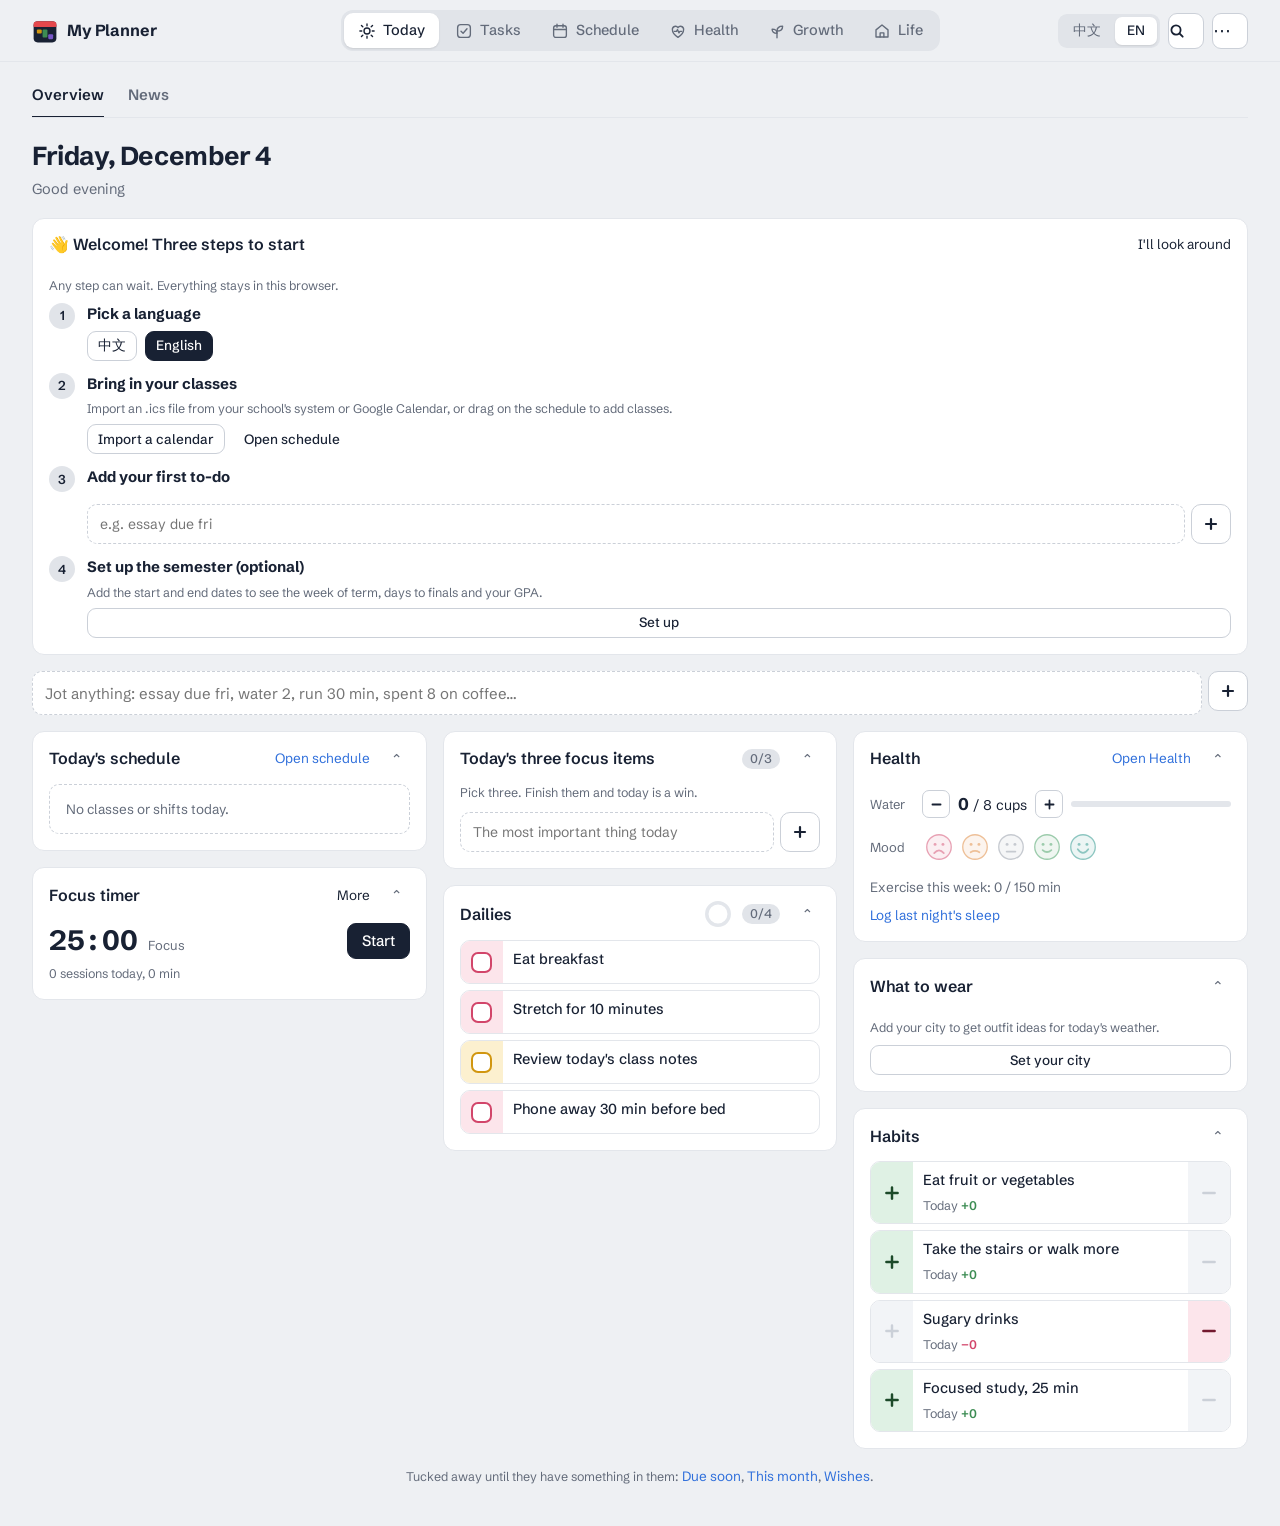
<file: index.html>
<!doctype html>
<html lang="zh-CN">
<head>
  <meta charset="utf-8">
  <meta name="viewport" content="width=device-width, initial-scale=1, viewport-fit=cover">
  <title>My Planner</title>
  <meta name="description" content="Schedule, tasks, habits, health, yearly goals, reading and a growth log in one page. 课表、任务、习惯、健康、年度目标、学习清单和成长记录。">
  <link rel="icon" href="favicon.svg" type="image/svg+xml">
  <link rel="manifest" href="manifest.webmanifest">
  <link rel="apple-touch-icon" href="icons/icon-180.png">
  <meta name="apple-mobile-web-app-capable" content="yes">
  <meta name="mobile-web-app-capable" content="yes">
  <meta name="apple-mobile-web-app-title" content="计划本">
  <meta name="apple-mobile-web-app-status-bar-style" content="default">
  <meta name="theme-color" content="#EEF0F3" media="(prefers-color-scheme: light)">
  <meta name="theme-color" content="#0F1217" media="(prefers-color-scheme: dark)">
  <link rel="preconnect" href="https://fonts.googleapis.com">
  <link rel="preconnect" href="https://fonts.gstatic.com" crossorigin>
  <link href="https://fonts.googleapis.com/css2?family=Schibsted+Grotesk:wght@400;500;600;700&display=swap" rel="stylesheet">
  <link rel="stylesheet" href="css/style.css">
  <link rel="stylesheet" href="css/app.css">
  <style id="pageStyle">@page { size: letter landscape; margin: 0; }</style>
</head>
<body>

<header class="app-header">
  <a class="app-brand" href="#/today">
    <img src="favicon.svg" alt="" width="26" height="26">
    <span data-i18n="app.brand"></span>
  </a>
  <nav class="app-nav" aria-label="Pages">
    <a href="#/today" data-nav="today">
      <svg viewBox="0 0 24 24" aria-hidden="true"><circle cx="12" cy="12" r="4"/><path d="M12 2.5v2.5M12 19v2.5M4.6 4.6l1.8 1.8M17.6 17.6l1.8 1.8M2.5 12H5M19 12h2.5M4.6 19.4l1.8-1.8M17.6 6.4l1.8-1.8"/></svg>
      <span data-i18n="app.nav.today"></span>
    </a>
    <a href="#/tasks" data-nav="tasks">
      <svg viewBox="0 0 24 24" aria-hidden="true"><rect x="3.5" y="3.5" width="17" height="17" rx="4"/><path d="M8 12.2l2.8 2.8 5.2-6"/></svg>
      <span data-i18n="app.nav.tasks"></span>
    </a>
    <a href="#/schedule" data-nav="schedule">
      <svg viewBox="0 0 24 24" aria-hidden="true"><rect x="3.5" y="5" width="17" height="15.5" rx="3"/><path d="M3.5 10h17M8 3v4M16 3v4"/></svg>
      <span data-i18n="app.nav.schedule"></span>
    </a>
    <a href="#/health" data-nav="health">
      <svg viewBox="0 0 24 24" aria-hidden="true"><path d="M12 20.5s-7.5-4.6-7.5-10.4A4.1 4.1 0 0 1 12 7.6a4.1 4.1 0 0 1 7.5 2.5c0 5.8-7.5 10.4-7.5 10.4z"/><path d="M7 12.5h3l1.3-2.5 2 4.5 1.2-2h2.5"/></svg>
      <span data-i18n="app.nav.health"></span>
    </a>
    <a href="#/growth" data-nav="growth">
      <svg viewBox="0 0 24 24" aria-hidden="true"><path d="M12 21v-9"/><path d="M12 12c0-4 3-6.5 7.5-6.5 0 4.5-3 6.5-7.5 6.5z"/><path d="M12 15c0-3.3-2.5-5.5-6.5-5.5 0 3.8 2.5 5.5 6.5 5.5z"/></svg>
      <span data-i18n="app.nav.growth"></span>
    </a>
    <a href="#/life" data-nav="life">
      <svg viewBox="0 0 24 24" aria-hidden="true"><path d="M4 10.5L12 4l8 6.5V20H4z"/><path d="M9.5 20v-5.5h5V20"/></svg>
      <span data-i18n="app.nav.life"></span>
    </a>
  </nav>
  <div class="header-tools">
  <div class="seg sm lang-seg" role="group" aria-label="Language">
    <button type="button" data-setlang="zh" lang="zh-CN">中文</button>
    <button type="button" data-setlang="en" lang="en">EN</button>
  </div>
  <button type="button" class="icon-btn lg" id="searchBtn" data-i18n-aria="app.search"><svg viewBox="0 0 16 16" width="16" height="16" aria-hidden="true"><circle cx="7" cy="7" r="4.6" fill="none" stroke="currentColor" stroke-width="1.8"/><path d="M10.5 10.5l3.2 3.2" stroke="currentColor" stroke-width="1.8" stroke-linecap="round"/></svg></button>
  <div class="menu-wrap" id="menuWrap">
    <button class="icon-btn lg" id="moreBtn" aria-haspopup="true" aria-expanded="false" data-i18n-aria="app.more">⋯</button>
    <div class="menu" id="menu" hidden>
      <button data-act="undo"><span data-i18n="app.undo"></span><kbd id="undoKbd"></kbd></button>
      <hr>
      <button data-act="customize"><span data-i18n="app.customize"></span></button>
      <button data-act="sync"><span data-i18n="app.sync"></span><span class="menu-val" id="syncVal"></span></button>
      <button data-act="install"><span data-i18n="app.install"></span></button>
      <button data-act="calendarImport"><span data-i18n="app.calendarImport"></span></button>
      <button data-act="calendar"><span data-i18n="app.calendar"></span></button>
      <button data-act="export"><span data-i18n="app.exportData"></span></button>
      <button data-act="import"><span data-i18n="app.importData"></span></button>
      <a class="menu-link" href="../travel-planner/"><span data-i18n="app.travelApp"></span><span class="menu-val">↗</span></a>
      <button data-act="resetSchedule"><span data-i18n="app.resetSchedule"></span></button>
      <hr>
      <button data-act="theme"><span data-i18n="app.theme"></span><span class="menu-val" id="themeVal"></span></button>
      <button data-act="lang"><span data-i18n="app.langSwitch"></span></button>
      <button data-act="keys"><span data-i18n="app.shortcuts"></span></button>
    </div>
  </div>
  </div>
</header>

<main>
  <nav class="subnav" id="subnav" aria-label="Sub pages" hidden></nav>
  <section class="app-view" id="view-today" hidden></section>
  <section class="app-view" id="view-news" hidden></section>
  <section class="app-view" id="view-tasks" hidden></section>

  <section class="app-view" id="view-schedule" hidden>
    <div class="sched-head">
      <div class="brand">
        <input id="title" class="title-input" maxlength="40" autocomplete="off" spellcheck="false" data-i18n-aria="planner.titleAria">
        <div class="weekrow">
          <button class="icon-btn" id="prevWeek" data-i18n-aria="planner.prevWeek">‹</button>
          <button class="pill" id="thisWeek" data-i18n="planner.thisWeek"></button>
          <button class="icon-btn" id="nextWeek" data-i18n-aria="planner.nextWeek">›</button>
          <h2 class="range" id="range"></h2>
        </div>
      </div>
      <div class="tabs" role="tablist">
        <button role="tab" id="tabEdit" aria-selected="true" data-i18n="planner.tabEdit"></button>
        <button role="tab" id="tabPrint" aria-selected="false" data-i18n="planner.tabPrint"></button>
      </div>
      <div class="tools">
        <div class="seg sm view-seg" role="tablist">
          <button type="button" role="tab" id="viewWeek" data-i18n="planner.viewWeek"></button>
          <button type="button" role="tab" id="viewDay" data-i18n="planner.viewDay"></button>
        </div>
        <button class="btn primary" id="newBtn"><span aria-hidden="true">＋</span><span data-i18n="planner.newEvent"></span></button>
      </div>
    </div>

    <div id="editView" class="view">
      <div class="board">
        <div class="grid-card">
          <div class="grid-scroll"><div id="grid" class="grid"></div></div>
          <div class="grid-foot">
            <div class="legend" id="legend"></div>
            <p class="hint" data-i18n="planner.gridHint"></p>
          </div>
        </div>
        <aside class="side" id="side"></aside>
      </div>
      <div class="skipped" id="skipped" hidden></div>
    </div>

    <div id="printView" class="view" hidden>
      <div class="print-layout">
        <form class="print-settings" id="printForm" autocomplete="off"></form>
        <div class="preview-area" id="previewArea">
          <div class="page-frame" id="pageFrame"><div id="printRoot"></div></div>
        </div>
      </div>
    </div>
  </section>

  <section class="app-view" id="view-health" hidden></section>
  <section class="app-view" id="view-rest" hidden></section>
  <section class="app-view" id="view-calm" hidden></section>
  <section class="app-view" id="view-plan" hidden></section>
  <section class="app-view" id="view-wishes" hidden></section>
  <section class="app-view" id="view-learn" hidden></section>
  <section class="app-view" id="view-records" hidden></section>
  <section class="app-view" id="view-review" hidden></section>
  <section class="app-view" id="view-term" hidden></section>
  <section class="app-view" id="view-food" hidden></section>
  <section class="app-view" id="view-wardrobe" hidden></section>
  <section class="app-view" id="view-money" hidden></section>
  <section class="app-view" id="view-dates" hidden></section>
</main>

<!-- schedule event editor -->
<dialog id="dlg" aria-labelledby="dlgTitle">
  <form id="dlgForm" novalidate>
    <div class="dlg-head">
      <h2 id="dlgTitle"></h2>
      <span class="badge" id="dlgBadge" hidden></span>
    </div>
    <label class="fld">
      <span data-i18n="planner.fTitle"></span>
      <input class="input" id="fTitle" maxlength="60" autocomplete="off" data-i18n-ph="planner.fTitlePh">
    </label>
    <div class="fld"><span data-i18n="planner.fCat"></span><div class="chips" id="fCat"></div></div>
    <div class="fld"><span data-i18n="planner.fDays"></span><div class="chips" id="fDays"></div></div>
    <div class="fld">
      <span data-i18n="planner.fTime"></span>
      <div class="row">
        <input class="input time" type="time" id="fStart" step="300">
        <span data-i18n="planner.to"></span>
        <input class="input time" type="time" id="fEnd" step="300">
      </div>
      <div class="quick" id="fDurs"></div>
    </div>
    <label class="fld">
      <span data-i18n="planner.fPlace"></span>
      <input class="input" id="fPlace" maxlength="60" autocomplete="off" data-i18n-ph="planner.fPlacePh">
    </label>
    <label class="fld">
      <span data-i18n="planner.fNote"></span>
      <textarea class="input ta" id="fNote" rows="2" maxlength="300" data-i18n-ph="planner.fNotePh"></textarea>
    </label>
    <div class="fld" id="repeatFld"><span data-i18n="planner.fRepeat"></span><div class="chips" id="fRepeat"></div></div>
    <div class="fld" id="rangeFld">
      <span data-i18n="planner.fRange"></span>
      <div class="row">
        <input class="input date" type="date" id="fFrom">
        <span data-i18n="planner.to"></span>
        <input class="input date" type="date" id="fUntil">
      </div>
      <p class="hint" data-i18n="planner.fRangeHint"></p>
    </div>
    <p class="err" id="fErr" role="alert"></p>
    <div class="dlg-foot">
      <div>
        <button type="button" class="btn ghost danger" id="fDel"></button>
        <button type="button" class="btn ghost" id="fSkip" data-i18n="planner.skipThisWeek"></button>
        <button type="button" class="btn ghost" id="fDup" data-i18n="planner.dup"></button>
      </div>
      <div>
        <button type="button" class="btn" id="fCancel" data-i18n="planner.cancel"></button>
        <button type="button" class="btn" id="fSaveWeek" data-i18n="planner.saveThisWeek"></button>
        <button type="submit" class="btn primary" id="fSave"></button>
      </div>
    </div>
  </form>
</dialog>

<!-- shared editor for tasks and wishes -->
<dialog id="formDlg" aria-labelledby="formTitle">
  <form id="formForm" novalidate>
    <div class="dlg-head">
      <h2 id="formTitle"></h2>
      <span class="badge" id="formBadge" hidden></span>
    </div>
    <div id="formBody"></div>
    <p class="err" id="formErr" role="alert"></p>
    <div class="dlg-foot">
      <div><button type="button" class="btn ghost danger" id="formDel"></button></div>
      <div>
        <button type="button" class="btn" id="formCancel" data-i18n="common.cancel"></button>
        <button type="submit" class="btn primary" id="formSave"></button>
      </div>
    </div>
  </form>
</dialog>

<div class="toast" id="toast" role="status" aria-live="polite"></div>
<input type="file" id="importFile" accept="application/json,.json" hidden>

<script src="js/core.js"></script>
<script src="js/default-schedule.js"></script>
<script src="js/schedule-calc.js"></script>
<script src="js/planner.js"></script>
<script src="js/planner-print.js"></script>
<script src="js/planner-edit.js"></script>
<script src="js/quick-date.js"></script>
<script src="js/quick-log.js"></script>
<script src="js/task-calc.js"></script>
<script src="js/tasks.js"></script>
<script src="js/health.js"></script>
<script src="js/health-workout.js"></script>
<script src="js/plan.js"></script>
<script src="js/learn.js"></script>
<script src="js/records.js"></script>
<script src="js/wishes.js"></script>
<script src="js/news-data.js"></script>
<script src="js/news.js"></script>
<script src="js/food.js"></script>
<script src="js/money.js"></script>
<script src="js/dates-calc.js"></script>
<script src="js/dates.js"></script>
<script src="js/home-weather.js"></script>
<script src="js/wardrobe.js"></script>
<script src="js/insight-calc.js"></script>
<script src="js/insights.js"></script>
<script src="js/review.js"></script>
<script src="js/term-calc.js"></script>
<script src="js/term.js"></script>
<script src="js/ics-parse.js"></script>
<script src="js/calendar.js"></script>
<script src="js/sync-merge.js"></script>
<script src="js/sync.js"></script>
<script src="js/sync-photos.js"></script>
<script src="js/today.js"></script>
<script src="js/evening.js"></script>
<script src="js/search.js"></script>
<script src="js/welcome.js"></script>
<script src="js/share.js"></script>
</body>
</html>
</file>
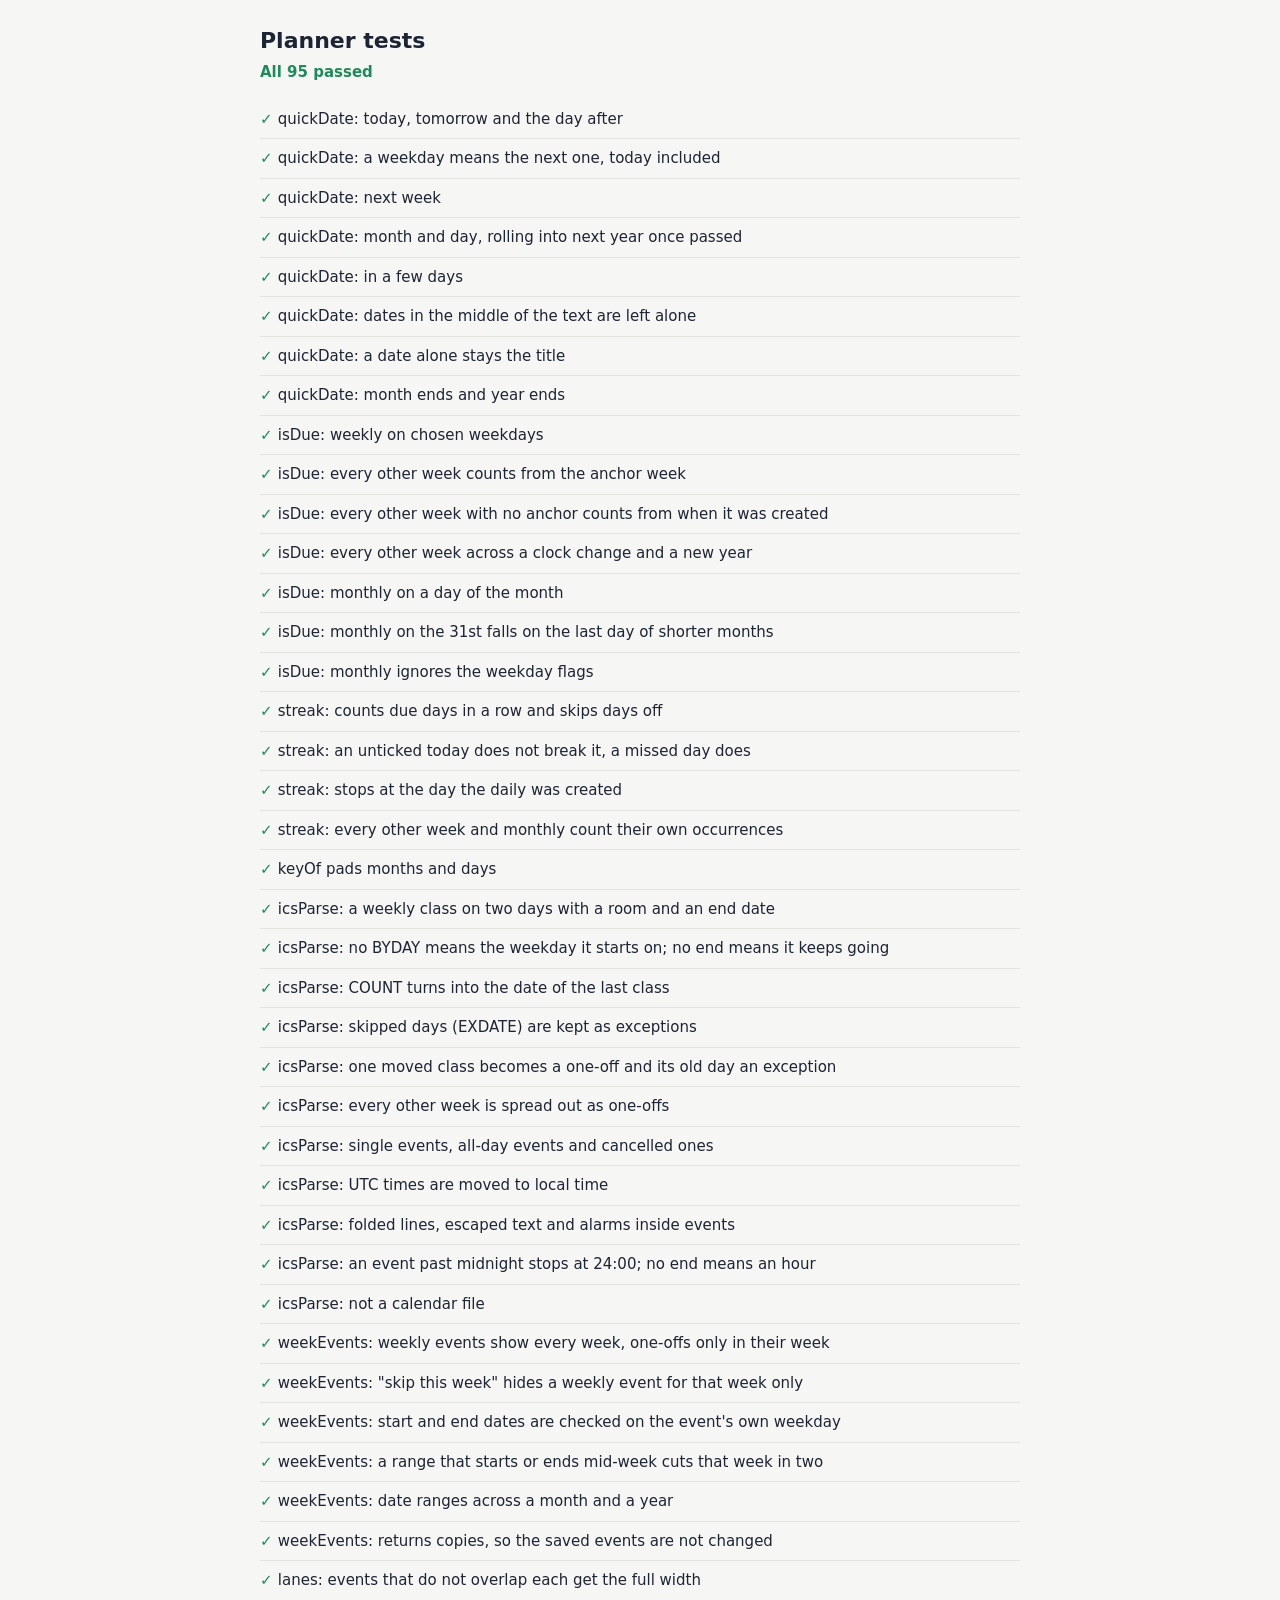
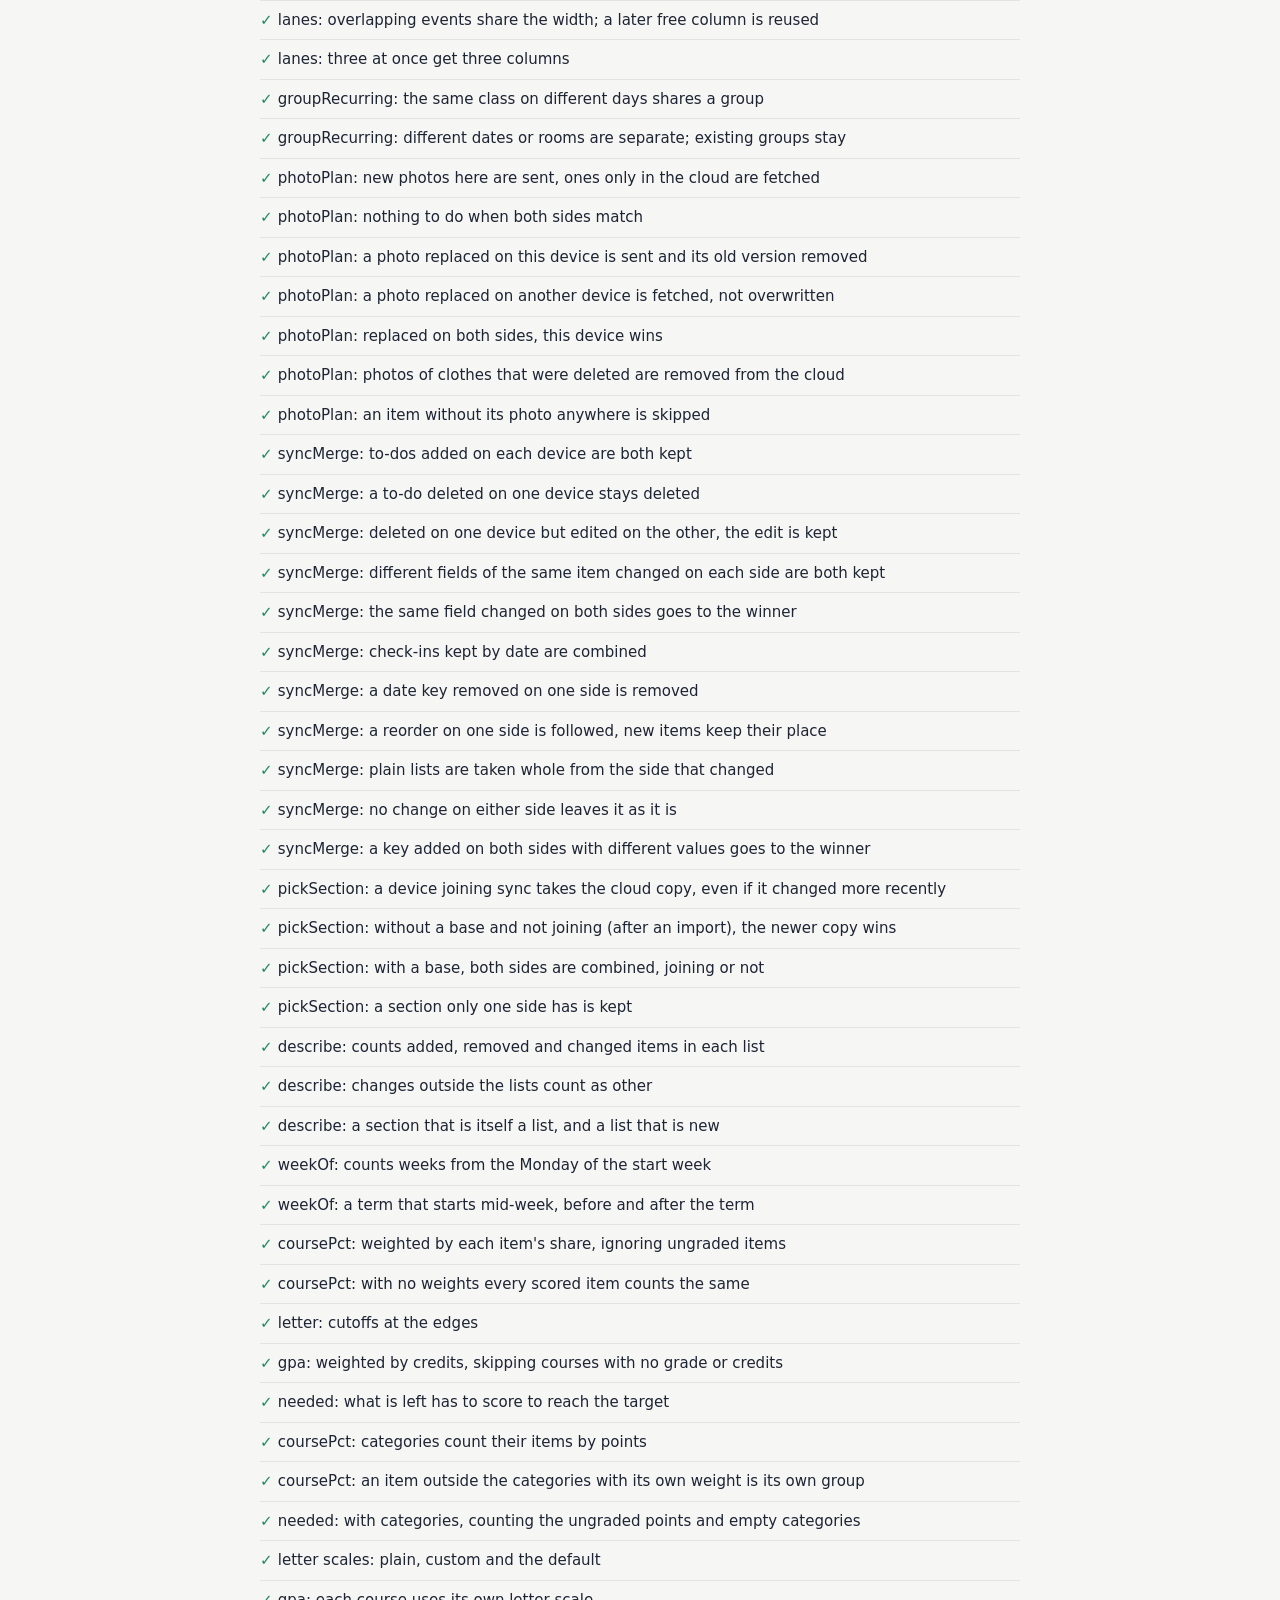
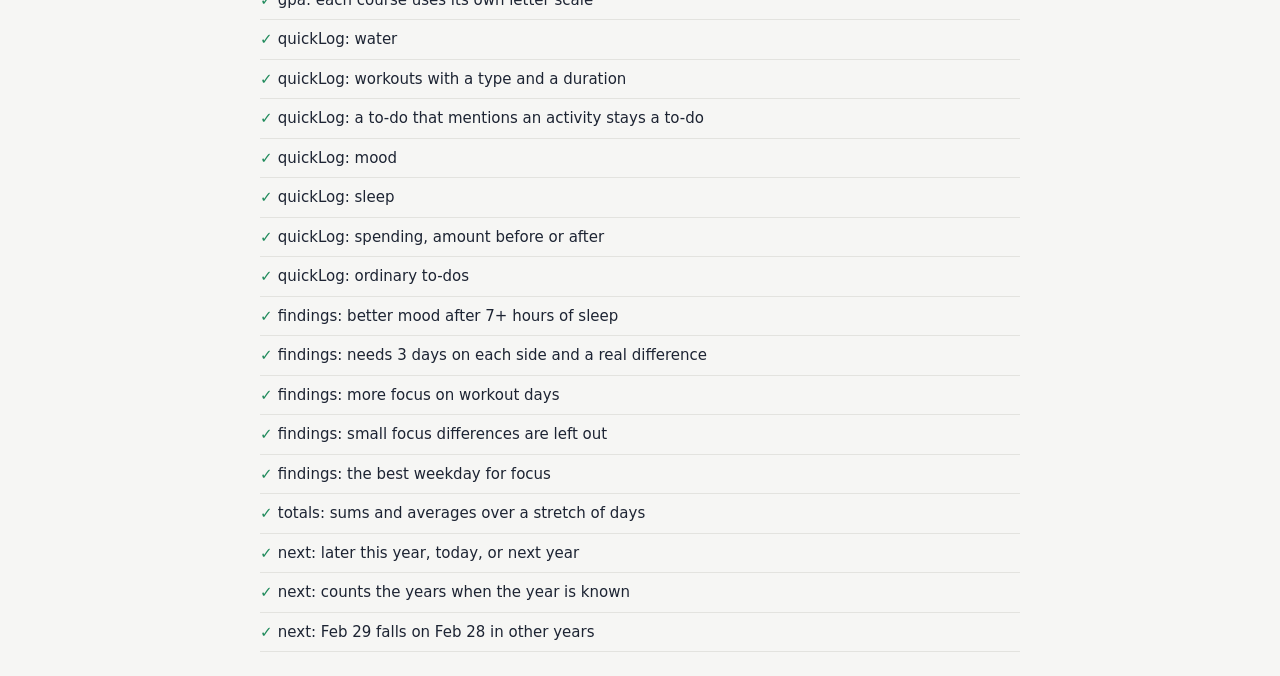
<file: tests/index.html>
<!doctype html>
<html lang="zh-CN">
<head>
<meta charset="utf-8">
<meta name="viewport" content="width=device-width, initial-scale=1">
<title>Planner tests</title>
<style>
  :root { --bg: #f6f6f4; --ink: #1d2433; --muted: #6b7280; --ok: #1f8a5b; --bad: #c2410c; --line: #e3e3df; }
  @media (prefers-color-scheme: dark) { :root { --bg: #15181e; --ink: #e8eaee; --muted: #9aa1ad; --ok: #4cc38a; --bad: #f08a5d; --line: #2a2f38; } }
  body { margin: 0; padding: 24px 16px; background: var(--bg); color: var(--ink); font: 15px/1.5 system-ui, -apple-system, "PingFang SC", sans-serif; }
  main { max-width: 760px; margin: 0 auto; }
  h1 { margin: 0 0 4px; font-size: 22px; }
  .sum { margin: 0 0 16px; color: var(--muted); }
  .sum b.ok { color: var(--ok); }
  .sum b.bad { color: var(--bad); }
  ul { list-style: none; margin: 0; padding: 0; }
  li { padding: 8px 0; border-bottom: 1px solid var(--line); }
  li::before { content: "✓ "; color: var(--ok); font-weight: 700; }
  li.fail::before { content: "✗ "; color: var(--bad); }
  li code { display: block; margin-top: 4px; color: var(--bad); font-size: 13px; white-space: pre-wrap; overflow-wrap: anywhere; }
</style>
</head>
<body>
<main>
  <h1>Planner tests</h1>
  <p class="sum" id="sum">Running…</p>
  <ul id="list"></ul>
</main>
<!-- only the calculation code is loaded: no app pages, no saved data, no sync -->
<script>window.LO = {};</script>
<script src="../js/quick-date.js"></script>
<script src="../js/task-calc.js"></script>
<script src="../js/ics-parse.js"></script>
<script src="../js/schedule-calc.js"></script>
<script src="../js/sync-photos.js"></script>
<script src="../js/sync-merge.js"></script>
<script src="../js/term-calc.js"></script>
<script src="../js/quick-log.js"></script>
<script src="../js/insight-calc.js"></script>
<script src="../js/dates-calc.js"></script>
<script src="harness.js"></script>
<script src="quick-date.test.js"></script>
<script src="task-calc.test.js"></script>
<script src="ics-parse.test.js"></script>
<script src="schedule-calc.test.js"></script>
<script src="sync-photos.test.js"></script>
<script src="sync-merge.test.js"></script>
<script src="term-calc.test.js"></script>
<script src="quick-log.test.js"></script>
<script src="insight-calc.test.js"></script>
<script src="dates-calc.test.js"></script>
<script>
  (() => {
    const results = window.runTests();
    const failed = results.filter((r) => r.error).length;
    const esc = (s) => String(s).replace(/[&<>"]/g, (c) => ({ '&': '&amp;', '<': '&lt;', '>': '&gt;', '"': '&quot;' }[c]));
    document.getElementById('list').innerHTML = results.map((r) => `<li class="${r.error ? 'fail' : ''}">${esc(r.name)}${r.error ? `<code>${esc(r.error)}</code>` : ''}</li>`).join('');
    document.getElementById('sum').innerHTML = failed
      ? `<b class="bad">${failed} failed</b>, ${results.length - failed} passed`
      : `<b class="ok">All ${results.length} passed</b>`;
    document.title = `${failed ? '✗' : '✓'} Planner tests`;
  })();
</script>
</body>
</html>
</file>
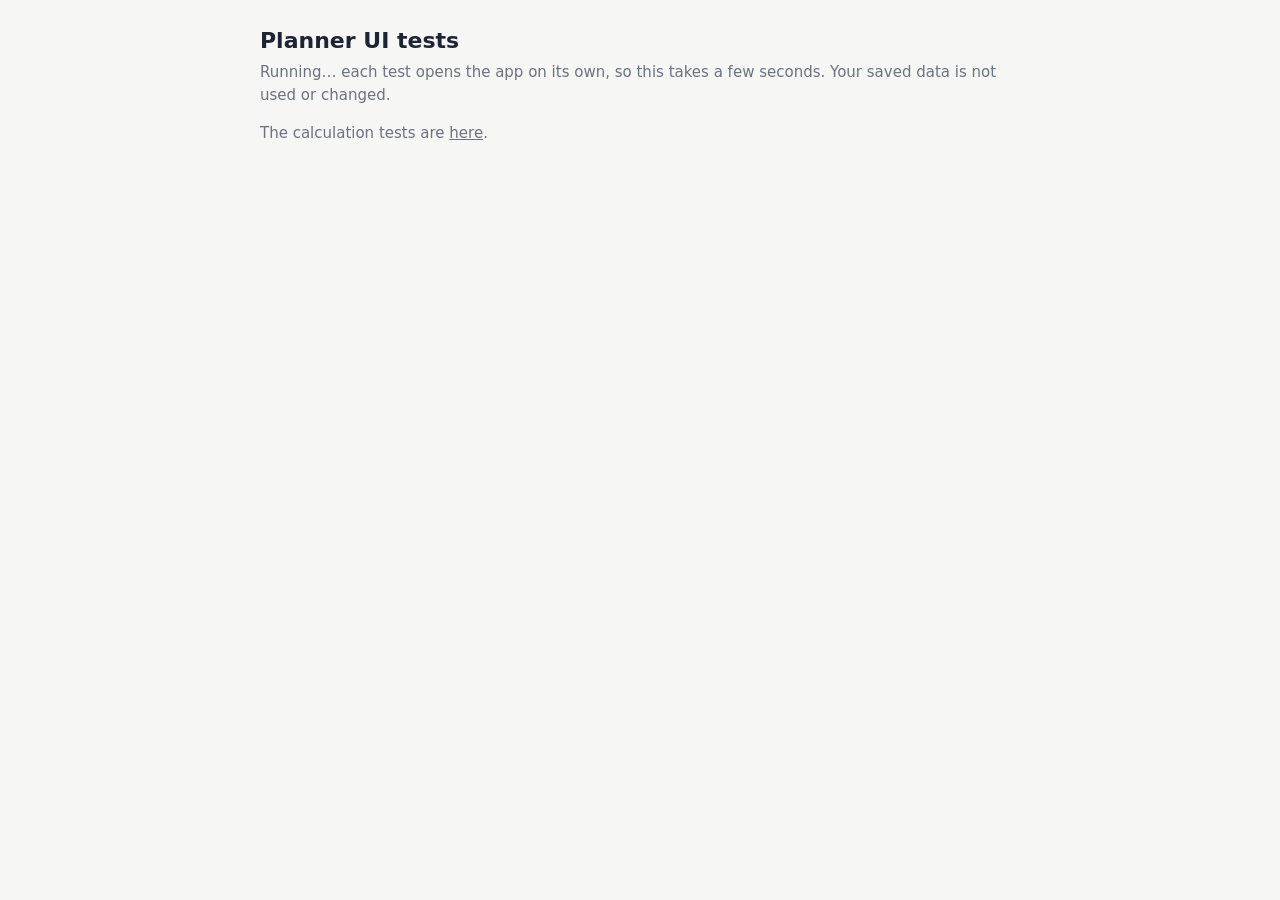
<file: tests/ui.html>
<!doctype html>
<html lang="zh-CN">
<head>
<meta charset="utf-8">
<meta name="viewport" content="width=device-width, initial-scale=1">
<title>Planner UI tests</title>
<style>
  :root { --bg: #f6f6f4; --ink: #1d2433; --muted: #6b7280; --ok: #1f8a5b; --bad: #c2410c; --line: #e3e3df; }
  @media (prefers-color-scheme: dark) { :root { --bg: #15181e; --ink: #e8eaee; --muted: #9aa1ad; --ok: #4cc38a; --bad: #f08a5d; --line: #2a2f38; } }
  body { margin: 0; padding: 24px 16px; background: var(--bg); color: var(--ink); font: 15px/1.5 system-ui, -apple-system, "PingFang SC", sans-serif; }
  main { max-width: 760px; margin: 0 auto; }
  h1 { margin: 0 0 4px; font-size: 22px; }
  .sum { margin: 0 0 16px; color: var(--muted); }
  .sum b.ok { color: var(--ok); }
  .sum b.bad { color: var(--bad); }
  ul { list-style: none; margin: 0; padding: 0; }
  li { padding: 8px 0; border-bottom: 1px solid var(--line); }
  li::before { content: "✓ "; color: var(--ok); font-weight: 700; }
  li.fail::before { content: "✗ "; color: var(--bad); }
  li code { display: block; margin-top: 4px; color: var(--bad); font-size: 13px; white-space: pre-wrap; overflow-wrap: anywhere; }
  .ui-stage { position: fixed; left: -10000px; top: 0; width: 1100px; height: 800px; }
  .ui-frame { width: 1100px; height: 800px; border: 0; }
  .sum a { color: inherit; }
</style>
</head>
<body>
<main>
  <h1>Planner UI tests</h1>
  <p class="sum" id="sum">Running… each test opens the app on its own, so this takes a few seconds. Your saved data is not used or changed.</p>
  <ul id="list"></ul>
  <p class="sum">The calculation tests are <a href="./">here</a>.</p>
</main>
<!-- the app runs in a hidden frame with storage in memory only (see ui-harness.js) -->
<div class="ui-stage" id="stage" aria-hidden="true"></div>
<script src="harness.js"></script>
<script src="ui-harness.js"></script>
<script src="ui.test.js"></script>
<script>
  (async () => {
    const results = await window.runUiTests(document.getElementById('stage'));
    const failed = results.filter((r) => r.error).length;
    const esc = (s) => String(s).replace(/[&<>"]/g, (c) => ({ '&': '&amp;', '<': '&lt;', '>': '&gt;', '"': '&quot;' }[c]));
    document.getElementById('list').innerHTML = results.map((r) => `<li class="${r.error ? 'fail' : ''}">${esc(r.name)}${r.error ? `<code>${esc(r.error)}</code>` : ''}</li>`).join('');
    const sum = document.getElementById('sum');
    sum.innerHTML = failed
      ? `<b class="bad">${failed} failed</b>, ${results.length - failed} passed`
      : `<b class="ok">All ${results.length} passed</b>`;
    // read by tests/ui-run.js
    sum.dataset.done = '1';
    sum.dataset.failed = String(failed);
    document.title = `${failed ? '✗' : '✓'} Planner UI tests`;
  })();
</script>
</body>
</html>
</file>
<file: css/style.css>
/* =========================================================
   Weekly Planner — styles
   ========================================================= */

/* ---------- tokens (light; the printed page always uses these) ---------- */
:root,
.page {
  --font: "Schibsted Grotesk", "PingFang SC", "Hiragino Sans GB", "Noto Sans SC", "Microsoft YaHei", system-ui, sans-serif;

  --canvas: #EEF0F3;
  --surface: #FFFFFF;
  --ink: #182133;
  --muted: #636B7A;
  --line: #E3E6EB;
  --line-2: #CBD0D8;
  --line-soft: #EEF0F3;
  --hover: #F2F4F7;
  --seg: #E1E4E9;
  --accent: #182133;
  --accent-ink: #FFFFFF;
  --focus: #2F6FDB;
  --today: #F5F8FD;
  --now: #E5484D;
  --danger: #C2362F;
  --stripe: rgba(255, 255, 255, .62);

  --class-bar: #D1960F;   --class-bg: #FCF0CF;   --class-ink: #573D03;
  --work-bar: #3C8C53;    --work-bg: #DFF1E4;    --work-ink: #1C4A29;
  --meeting-bar: #7856C8; --meeting-bg: #ECE6FB; --meeting-ink: #3E2780;
  --other-bar: #2C70BE;   --other-bg: #E0ECFA;   --other-ink: #143C6B;
  --health-bar: #D2456A;  --health-bg: #FCE5EB;  --health-ink: #73192F;
  --life-bar: #1E8F84;    --life-bg: #DBF1EE;    --life-ink: #0D4A44;
  --study-bar: #C2611F;   --study-bg: #FBE6D6;   --study-ink: #6B2E06;
}

@media (prefers-color-scheme: dark) {
  :root:not([data-theme="light"]) {
    color-scheme: dark;
    --canvas: #0F1217; --surface: #171B22; --ink: #E6E9EF; --muted: #98A0AE;
    --line: #262B34; --line-2: #363C47; --line-soft: #1E232B; --hover: #1F242C; --seg: #232830;
    --accent: #E6E9EF; --accent-ink: #11141A; --focus: #7AA7F5; --today: #1A1F28;
    --now: #FF6369; --danger: #FF8A80; --stripe: rgba(255, 255, 255, .06);
    --class-bar: #E2AB2E;   --class-bg: #362A10;   --class-ink: #F5D78C;
    --work-bar: #5DB374;    --work-bg: #172D1F;    --work-ink: #ABE0B9;
    --meeting-bar: #9C80E6; --meeting-bg: #261E3D; --meeting-ink: #D3C6F7;
    --other-bar: #5C9BE6;   --other-bg: #15253A;   --other-ink: #B3D0F5;
    --health-bar: #EE6F8F;  --health-bg: #3A1822;  --health-ink: #F7BFCD;
    --life-bar: #3DBFAF;    --life-bg: #10302C;    --life-ink: #A6E6DD;
    --study-bar: #E48A4C;   --study-bg: #3A2215;   --study-ink: #F5C3A0;
  }
}
:root[data-theme="dark"] {
  color-scheme: dark;
  --canvas: #0F1217; --surface: #171B22; --ink: #E6E9EF; --muted: #98A0AE;
  --line: #262B34; --line-2: #363C47; --line-soft: #1E232B; --hover: #1F242C; --seg: #232830;
  --accent: #E6E9EF; --accent-ink: #11141A; --focus: #7AA7F5; --today: #1A1F28;
  --now: #FF6369; --danger: #FF8A80; --stripe: rgba(255, 255, 255, .06);
  --class-bar: #E2AB2E;   --class-bg: #362A10;   --class-ink: #F5D78C;
  --work-bar: #5DB374;    --work-bg: #172D1F;    --work-ink: #ABE0B9;
  --meeting-bar: #9C80E6; --meeting-bg: #261E3D; --meeting-ink: #D3C6F7;
  --other-bar: #5C9BE6;   --other-bg: #15253A;   --other-ink: #B3D0F5;
  --health-bar: #EE6F8F;  --health-bg: #3A1822;  --health-ink: #F7BFCD;
  --life-bar: #3DBFAF;    --life-bg: #10302C;    --life-ink: #A6E6DD;
  --study-bar: #E48A4C;   --study-bg: #3A2215;   --study-ink: #F5C3A0;
}
:root[data-theme="light"] { color-scheme: light; }

.cat-class   { --bar: var(--class-bar);   --bg: var(--class-bg);   --ink-c: var(--class-ink); }
.cat-work    { --bar: var(--work-bar);    --bg: var(--work-bg);    --ink-c: var(--work-ink); }
.cat-meeting { --bar: var(--meeting-bar); --bg: var(--meeting-bg); --ink-c: var(--meeting-ink); }
.cat-other   { --bar: var(--other-bar);   --bg: var(--other-bg);   --ink-c: var(--other-ink); }
.cat-study   { --bar: var(--study-bar);   --bg: var(--study-bg);   --ink-c: var(--study-ink); }
.cat-health  { --bar: var(--health-bar);  --bg: var(--health-bg);  --ink-c: var(--health-ink); }
.cat-life    { --bar: var(--life-bar);    --bg: var(--life-bg);    --ink-c: var(--life-ink); }

/* ---------- base ---------- */
*, *::before, *::after { box-sizing: border-box; }
html { scroll-padding-top: env(safe-area-inset-top, 0px); }
body {
  margin: 0;
  background: var(--canvas);
  color: var(--ink);
  font-family: var(--font);
  font-size: 15px;
  line-height: 1.45;
  -webkit-font-smoothing: antialiased;
  padding-bottom: env(safe-area-inset-bottom, 0px);
}
button, input, select, textarea { font: inherit; color: inherit; }
button { cursor: pointer; }
:focus-visible { outline: 2px solid var(--focus); outline-offset: 2px; }
[hidden] { display: none !important; }

/* ---------- controls ---------- */
.btn {
  height: 36px; padding: 0 14px; border-radius: 9px;
  border: 1px solid var(--line-2); background: var(--surface);
  display: inline-flex; align-items: center; justify-content: center; gap: 6px;
  font-weight: 500; white-space: nowrap;
}
.btn:hover { border-color: var(--muted); }
.btn.primary { background: var(--accent); color: var(--accent-ink); border-color: var(--accent); }
.btn.primary:hover { opacity: .9; }
.btn.ghost { background: transparent; border-color: transparent; }
.btn.ghost:hover { background: var(--hover); }
.btn.danger { color: var(--danger); }
.btn.sm { height: 30px; padding: 0 10px; font-size: 13.5px; }
.btn.block { width: 100%; }

.icon-btn {
  width: 32px; height: 32px; border-radius: 8px;
  border: 1px solid var(--line-2); background: var(--surface);
  display: inline-grid; place-items: center; font-size: 18px; line-height: 1; padding: 0;
}
.icon-btn.lg { width: 36px; height: 36px; border-radius: 9px; }
.icon-btn:hover, .pill:hover { border-color: var(--muted); }
.pill {
  height: 32px; padding: 0 12px; border-radius: 8px;
  border: 1px solid var(--line-2); background: var(--surface);
  font-size: 13.5px; font-weight: 500;
}

.input, select {
  height: 38px; border: 1px solid var(--line-2); border-radius: 8px;
  padding: 0 10px; background: var(--surface); min-width: 0;
}
.input { width: 100%; }
.input.time { width: 128px; font-variant-numeric: tabular-nums; }
select { height: 34px; padding: 0 8px; }

.chips { display: flex; flex-wrap: wrap; gap: 6px; }
.chip { position: relative; display: inline-flex; }
.chip input { position: absolute; inset: 0; opacity: 0; margin: 0; cursor: pointer; }
.chip span {
  display: inline-flex; align-items: center; gap: 7px;
  padding: 5px 12px; border: 1px solid var(--line-2); border-radius: 999px;
  font-size: 13.5px; user-select: none;
}
.chip input:checked + span { background: var(--accent); color: var(--accent-ink); border-color: var(--accent); }
.chip input:focus-visible + span { outline: 2px solid var(--focus); outline-offset: 2px; }
.sw { display: inline-block; width: 9px; height: 9px; border-radius: 2px; background: var(--bar); flex: none; }

.check { display: flex; align-items: center; gap: 9px; padding: 4px 0; font-size: 14px; cursor: pointer; }
.check input { width: 16px; height: 16px; margin: 0; accent-color: var(--accent); }

/* ---------- schedule page header ---------- */
.sched-head {
  display: grid; grid-template-columns: 1fr auto 1fr; align-items: center; gap: 12px 20px;
  max-width: 1560px; margin: 0 auto 16px;
}
.brand { min-width: 0; }
.title-input {
  display: block; width: 100%; max-width: 360px;
  border: 0; background: transparent; border-radius: 6px;
  font-size: 22px; font-weight: 700; letter-spacing: -0.01em;
  padding: 1px 6px; margin-left: -6px;
}
.title-input:hover { background: var(--hover); }
.title-input::placeholder { color: var(--ink); opacity: 1; }
.weekrow { display: flex; align-items: center; gap: 6px; margin-top: 6px; min-width: 0; }
.weekrow .icon-btn, .weekrow .pill { flex: none; white-space: nowrap; }
.range { margin: 0 0 0 10px; font-size: 15px; font-weight: 600; font-variant-numeric: tabular-nums; white-space: nowrap; overflow: hidden; text-overflow: ellipsis; min-width: 0; }

.tabs { display: inline-flex; padding: 3px; gap: 2px; border-radius: 11px; background: var(--seg); justify-self: center; }
.tabs button {
  height: 32px; padding: 0 18px; border: 0; border-radius: 8px;
  background: transparent; color: var(--muted); font-weight: 500;
}
.tabs button[aria-selected="true"] { background: var(--surface); color: var(--ink); box-shadow: 0 1px 2px rgba(0, 0, 0, .1); }

.tools { display: flex; gap: 8px; justify-self: end; align-items: center; }
.menu-wrap { position: relative; }
.menu {
  position: absolute; right: 0; top: calc(100% + 6px); z-index: 50;
  min-width: 220px; padding: 6px; border-radius: 12px;
  background: var(--surface); border: 1px solid var(--line);
  box-shadow: 0 14px 36px -14px rgba(0, 0, 0, .35);
}
.menu button {
  display: flex; justify-content: space-between; align-items: center; gap: 16px;
  width: 100%; padding: 8px 10px; border: 0; border-radius: 7px;
  background: transparent; text-align: left; font-size: 14px;
}
.menu button:hover { background: var(--hover); }
.menu .menu-link {
  display: flex; justify-content: space-between; align-items: center; gap: 16px;
  padding: 8px 10px; border-radius: 7px; color: var(--ink); text-decoration: none; font-size: 14px;
}
.menu .menu-link:hover { background: var(--hover); }
.menu hr { border: 0; border-top: 1px solid var(--line); margin: 5px 2px; }
.menu kbd, .menu-val { font-family: inherit; font-size: 12.5px; color: var(--muted); }

@media (max-width: 820px) {
  .sched-head { grid-template-columns: 1fr auto; grid-template-areas: "brand brand" "tabs tools"; }
  .brand { grid-area: brand; }
  .tabs { grid-area: tabs; justify-self: start; }
  .tools { grid-area: tools; }
  .title-input { font-size: 20px; }
}

/* ---------- edit view ---------- */
main { padding: 18px clamp(14px, 3vw, 32px) 40px; }
.board {
  display: grid; grid-template-columns: minmax(0, 1fr) 280px; gap: 18px;
  align-items: start; max-width: 1560px; margin: 0 auto;
}
@media (max-width: 1080px) { .board { grid-template-columns: 1fr; } }

.grid-card { background: var(--surface); border: 1px solid var(--line); border-radius: 12px; overflow: hidden; }
.grid-scroll { overflow-x: auto; }
.grid { min-width: 760px; user-select: none; -webkit-user-select: none; }
.grid.is-day { min-width: 0; touch-action: pan-y; }
/* day view: the new day slides in from the side it was swiped toward */
.grid .slide-l { animation: slide-in-l .18s ease-out; }
.grid .slide-r { animation: slide-in-r .18s ease-out; }
@keyframes slide-in-l { from { transform: translateX(28px); opacity: .4; } }
@keyframes slide-in-r { from { transform: translateX(-28px); opacity: .4; } }
@media (prefers-reduced-motion: reduce) { .grid .slide-l, .grid .slide-r { animation: none; } }
.lg-btn { border: 0; background: transparent; padding: 2px 4px; border-radius: 6px; color: inherit; font: inherit; cursor: pointer; }
.lg-btn:hover { background: var(--hover); }
.lg-btn.off { opacity: .45; text-decoration: line-through; }
.view-seg { flex: none; }
.grid-foot {
  display: flex; flex-wrap: wrap; gap: 8px 20px; align-items: center; justify-content: space-between;
  padding: 10px 14px; border-top: 1px solid var(--line);
}
.hint { margin: 0; font-size: 12.5px; color: var(--muted); }
.legend { display: flex; flex-wrap: wrap; gap: 6px 14px; font-size: 12.5px; color: var(--muted); }
.lg { display: inline-flex; align-items: center; gap: 6px; }
.lg .sw.stripe {
  --bar: var(--line-2);
  background: repeating-linear-gradient(135deg, var(--line-2) 0 2px, transparent 2px 4px);
  border: 1px solid var(--line-2);
}

.skipped {
  max-width: 1560px; margin: 12px auto 0;
  display: flex; flex-wrap: wrap; align-items: center; gap: 8px;
  font-size: 13.5px; color: var(--muted);
}
.skipped button {
  border: 1px dashed var(--line-2); background: transparent; border-radius: 999px;
  padding: 4px 12px; font-size: 13px; color: var(--ink);
}
.skipped button u { color: var(--focus); text-underline-offset: 3px; margin-left: 6px; }

/* ---------- the week grid (shared by screen and print) ---------- */
.g { --tw: 54px; display: flex; flex-direction: column; }
.g-head, .g-body { display: grid; grid-template-columns: var(--tw) repeat(var(--cols), minmax(0, 1fr)); }
.g-head { border-bottom: 1px solid var(--line-2); }
.g-corner { position: sticky; left: 0; background: var(--surface); z-index: 4; }
.g-dayhead {
  display: flex; align-items: baseline; gap: 7px;
  padding: 10px 10px 9px; border-left: 1px solid var(--line);
  font-size: 14px; font-weight: 600; white-space: nowrap; overflow: hidden;
}
.g-dayhead .dd { font-size: 13px; font-weight: 400; color: var(--muted); font-variant-numeric: tabular-nums; }
.g-dayhead.is-today .dd { background: var(--now); color: #fff; border-radius: 999px; padding: 0 7px; font-weight: 600; }
.dh-due {
  margin-left: auto; padding: 1px 7px; border: 0; border-radius: 999px; flex: none;
  background: var(--seg); color: var(--ink); font-size: 11.5px; font-weight: 600; cursor: pointer;
}
.dh-due:hover { background: var(--hover); }
.g-body { position: relative; }
.g-times { position: sticky; left: 0; z-index: 4; background: var(--surface); }
.g-times span {
  position: absolute; right: 9px; transform: translateY(-50%);
  font-size: 11.5px; color: var(--muted); font-variant-numeric: tabular-nums; white-space: nowrap;
}
.g-times span.first { transform: translateY(1px); }
.g-times span.last { transform: translateY(-100%); }
.g-day { position: relative; border-left: 1px solid var(--line); min-width: 0; }
.g-day.is-today { background: var(--today); }
.grid .g-day { cursor: cell; }
.hl { position: absolute; left: 0; right: 0; border-top: 1px solid var(--line); pointer-events: none; }
.hl.half { border-top: 1px dashed var(--line-soft); }

.ev {
  position: absolute; overflow: hidden;
  display: flex; flex-direction: column; gap: 1px;
  padding: 4px 6px 4px 8px; border-radius: 6px;
  background-color: var(--bg); color: var(--ink-c);
  border-left: 3px solid var(--bar);
  font-size: 12.5px; line-height: 1.25;
}
.grid .ev { cursor: grab; touch-action: manipulation; }
.ev-t {
  font-weight: 600; overflow: hidden; overflow-wrap: anywhere;
  display: -webkit-box; -webkit-box-orient: vertical; -webkit-line-clamp: 2;
}
.ev.one .ev-t { -webkit-line-clamp: 1; }
.ev-m {
  font-size: 11.5px; opacity: .85; white-space: nowrap; overflow: hidden; text-overflow: ellipsis;
  font-variant-numeric: tabular-nums;
}
.ev.tight { flex-direction: row; align-items: baseline; gap: 6px; padding-top: 2px; padding-bottom: 2px; }
.ev.tight .ev-t { -webkit-line-clamp: 1; flex: 0 1 auto; min-width: 0; }
.ev.tight .ev-m { flex: 0 0 auto; }
.ev.once { background-image: repeating-linear-gradient(135deg, transparent 0 7px, var(--stripe) 7px 10px); }
.ev.is-todo { border-left-style: dashed; }
.ev.is-done { opacity: .55; }
.ev.is-done .ev-t { text-decoration: line-through; }
.ev:hover { filter: brightness(.98); }
.ev .grip { position: absolute; left: 0; right: 0; bottom: 0; height: 8px; cursor: ns-resize; }
.ev .grip::after {
  content: ""; position: absolute; left: 50%; bottom: 2px; width: 18px; height: 2px; margin-left: -9px;
  border-radius: 2px; background: currentColor; opacity: 0;
}
.ev:hover .grip::after { opacity: .35; }
.ev.dragging { z-index: 6; box-shadow: 0 10px 24px -10px rgba(0, 0, 0, .45); }
.ev.ghost { z-index: 6; background-color: var(--hover); color: var(--ink); border-left-color: var(--ink); outline: 1.5px dashed var(--line-2); }
.now { position: absolute; left: -1px; right: 0; border-top: 2px solid var(--now); z-index: 5; pointer-events: none; }
.now::before { content: ""; position: absolute; left: -4px; top: -5px; width: 8px; height: 8px; border-radius: 50%; background: var(--now); }
body.is-dragging, body.is-dragging * { cursor: grabbing !important; user-select: none !important; }

/* ---------- side panel ---------- */
.side { display: flex; flex-direction: column; gap: 14px; }
.card { background: var(--surface); border: 1px solid var(--line); border-radius: 12px; padding: 14px 16px 16px; }
.card h3 { margin: 0 0 10px; font-size: 14px; font-weight: 600; }
.hours { list-style: none; margin: 0; padding: 0; display: grid; gap: 10px; }
.hours li { display: grid; grid-template-columns: 1fr auto; gap: 5px 8px; font-size: 13.5px; }
.hours .hn { display: inline-flex; align-items: center; gap: 7px; }
.hours b { font-weight: 600; font-variant-numeric: tabular-nums; }
.hours .bar { grid-column: 1 / -1; height: 5px; border-radius: 3px; background: var(--line); overflow: hidden; }
.hours .bar span { display: block; height: 100%; border-radius: 3px; background: var(--bar); }
.hours-total {
  display: flex; justify-content: space-between; margin: 12px 0 0; padding-top: 10px;
  border-top: 1px solid var(--line); font-size: 13.5px; color: var(--muted);
}
.hours-total b { color: var(--ink); font-variant-numeric: tabular-nums; }
.empty { margin: 0; font-size: 13.5px; color: var(--muted); }

.todos { list-style: none; margin: 0; padding: 0; }
.todos li { display: flex; align-items: flex-start; gap: 6px; padding: 5px 0; border-bottom: 1px solid var(--line); font-size: 14px; }
.todos label { flex: 1; min-width: 0; display: flex; gap: 8px; align-items: flex-start; cursor: pointer; }
.todos input { margin: 3px 0 0; accent-color: var(--accent); flex: none; }
.todos label span { overflow-wrap: anywhere; }
.todos li.done label span { text-decoration: line-through; color: var(--muted); }
.todos .x { border: 0; background: none; color: var(--muted); font-size: 16px; line-height: 1; padding: 2px 4px; border-radius: 4px; }
.todos .x:hover { background: var(--hover); color: var(--ink); }
.todo-add { display: flex; gap: 6px; margin-top: 8px; }
.todo-add input { flex: 1; min-width: 0; height: 32px; border: 1px solid var(--line-2); border-radius: 7px; padding: 0 9px; background: transparent; font-size: 13.5px; }
#notes {
  width: 100%; min-height: 120px; resize: vertical; display: block;
  border: 1px solid var(--line-2); border-radius: 8px; padding: 8px 10px;
  background: transparent; line-height: 1.55; font-size: 14px;
}
.row { display: flex; align-items: center; gap: 8px; flex-wrap: wrap; }

/* ---------- dialog ---------- */
dialog {
  width: min(470px, calc(100vw - 24px)); padding: 0; border: 0; border-radius: 14px;
  background: var(--surface); color: var(--ink);
  box-shadow: 0 24px 64px -20px rgba(0, 0, 0, .5);
}
dialog::backdrop { background: rgba(15, 20, 30, .4); }
dialog form { padding: 20px 22px 18px; }
.dlg-head { display: flex; align-items: center; gap: 10px; }
.dlg-head h2 { margin: 0; font-size: 18px; }
.badge { font-size: 12px; padding: 2px 9px; border-radius: 999px; background: var(--seg); color: var(--muted); }
.fld { display: block; margin-top: 14px; }
.fld > span:first-child { display: block; margin-bottom: 6px; font-size: 13px; color: var(--muted); }
.err { margin: 12px 0 0; min-height: 1.2em; font-size: 13px; color: var(--danger); }
.dlg-foot { display: flex; justify-content: space-between; gap: 8px; flex-wrap: wrap; margin-top: 10px; }
.dlg-foot > div { display: flex; gap: 6px; flex-wrap: wrap; }

/* ---------- toast ---------- */
.toast {
  position: fixed; left: 50%; bottom: calc(22px + env(safe-area-inset-bottom, 0px)); z-index: 80;
  display: flex; align-items: center; gap: 10px; width: max-content; max-width: calc(100vw - 24px);
  padding: 10px 12px 10px 16px; border-radius: 10px;
  background: var(--accent); color: var(--accent-ink); font-size: 14px;
  opacity: 0; pointer-events: none; transform: translate(-50%, 12px);
  transition: opacity .16s ease, transform .16s ease;
}
.toast.show { opacity: 1; pointer-events: auto; transform: translate(-50%, 0); }
.toast button {
  border: 0; background: transparent; color: inherit; padding: 2px 4px;
  font-weight: 600; text-decoration: underline; text-underline-offset: 3px; white-space: nowrap;
}
/* phones: sit above the bottom navigation */
@media (max-width: 860px) { .toast { bottom: calc(76px + env(safe-area-inset-bottom, 0px)); } }

/* ---------- print view (settings + paper preview) ---------- */
.print-layout {
  display: grid; grid-template-columns: 300px minmax(0, 1fr); gap: 22px;
  max-width: 1560px; margin: 0 auto; align-items: start;
}
@media (max-width: 900px) { .print-layout { grid-template-columns: 1fr; } }
.print-settings {
  position: sticky; top: 84px;
  background: var(--surface); border: 1px solid var(--line); border-radius: 12px;
  padding: 6px 18px 18px;
}
@media (max-width: 900px) { .print-settings { position: static; } }
.print-settings .fld { margin-top: 14px; }
.print-settings .quick { display: flex; gap: 6px; margin-top: 8px; }
.print-settings .tip { margin: 10px 0 0; font-size: 12.5px; color: var(--muted); }
.print-settings .actions { margin-top: 18px; padding-top: 16px; border-top: 1px solid var(--line); }
.preview-area { min-width: 0; display: flex; justify-content: center; padding: 4px 0 8px; }
.page-frame {
  position: relative; overflow: hidden; background: #fff; border-radius: 2px;
  box-shadow: 0 1px 3px rgba(0, 0, 0, .08), 0 22px 44px -22px rgba(0, 0, 0, .45);
}

/* the printed page itself */
.page {
  position: absolute; top: 0; left: 0; transform-origin: 0 0;
  display: flex; flex-direction: column;
  padding: 34px; background: #fff; color: var(--ink);
  font-family: var(--font); line-height: 1.3;
}
.p-head {
  display: flex; justify-content: space-between; align-items: baseline; gap: 16px;
  height: 44px; padding-bottom: 8px; margin-bottom: 10px; border-bottom: 2px solid var(--ink);
}
.p-head h1 { margin: 0; font-size: 21px; font-weight: 700; letter-spacing: -0.01em; }
.p-range { font-size: 14px; font-weight: 500; color: var(--muted); font-variant-numeric: tabular-nums; white-space: nowrap; }
.p-main { flex: 1; min-height: 0; display: flex; gap: 14px; }
.page.portrait .p-main { flex-direction: column; }
.p-grid { flex: 1; min-height: 0; min-width: 0; display: flex; }
.p-grid .g { --tw: 40px; flex: 1; min-width: 0; }
.p-grid .g-body { flex: 1; min-height: 0; }
.page .g-dayhead { height: 26px; padding: 5px 6px 4px; font-size: 11.5px; gap: 5px; }
.page .g-dayhead .dd { font-size: 10.5px; }
.page .g-times span { right: 6px; font-size: 9.5px; }
.page .ev { font-size: 10px; padding: 2px 4px 2px 6px; border-radius: 4px; }
.page .ev-m { font-size: 9px; }
.page .ev.tight { gap: 4px; padding-top: 1px; padding-bottom: 1px; }

.p-side { width: 190px; flex: none; display: flex; flex-direction: column; gap: 10px; padding-left: 14px; border-left: 1px solid var(--line-2); min-height: 0; }
.page.portrait .p-side { width: auto; height: 190px; flex-direction: row; gap: 18px; padding: 10px 0 0; border-left: 0; border-top: 1px solid var(--line-2); }
.p-sec { flex: 1; min-height: 0; min-width: 0; display: flex; flex-direction: column; }
.p-sec h4 { margin: 2px 0 4px; font-size: 11.5px; font-weight: 600; }
.p-todos { list-style: none; margin: 0; padding: 0; }
.p-todos li { display: flex; gap: 6px; padding: 3px 0; border-bottom: 1px solid var(--line); font-size: 10.5px; }
.p-todos li::before { content: ""; flex: none; width: 9px; height: 9px; margin-top: 2px; border: 1px solid var(--ink); border-radius: 2px; }
.p-todos li.done { color: var(--muted); text-decoration: line-through; }
.p-todos li.done::before { background: var(--ink); }
.p-notes { margin: 0 0 2px; font-size: 10.5px; white-space: pre-wrap; overflow-wrap: anywhere; }
.ruled { flex: 1; min-height: 22px; background-image: linear-gradient(to bottom, transparent 21px, var(--line-2) 21px); background-size: 100% 22px; background-repeat: repeat-y; }
.p-foot { height: 22px; display: flex; align-items: flex-end; gap: 16px; font-size: 10px; color: var(--muted); }
.p-foot .lg .sw { width: 12px; height: 9px; border-radius: 2px; background: var(--bg); border-left: 3px solid var(--bar); }
.p-foot .lg .sw.stripe { background: repeating-linear-gradient(135deg, #c9ced6 0 2px, transparent 2px 4px); border: 1px solid #c9ced6; }

/* black & white */
.page.mono .ev { --bg: #fff; --ink-c: #111; --bar: #111; border: 1px solid #a3a8b0; border-left: 3px solid #111; }
.page.mono .ev.once { background-image: repeating-linear-gradient(135deg, transparent 0 6px, #e7e7e7 6px 8px); }
.page.mono .cat-work .sw, .page.mono .ev.cat-work { border-left-style: double; border-left-width: 5px; }
.page.mono .cat-meeting .sw, .page.mono .ev.cat-meeting { border-left-style: dashed; }
.page.mono .cat-other .sw, .page.mono .ev.cat-other { border-left-style: dotted; border-left-width: 4px; }
.page.mono .lg .sw { --bg: #fff; --bar: #111; }

/* ---------- printing ---------- */
@media print {
  * { -webkit-print-color-adjust: exact; print-color-adjust: exact; }
  html, body { background: #fff !important; }
  body { padding: 0 !important; }
  .app-header, .app-nav, .toast, dialog, .menu { display: none !important; }
  main { padding: 0 !important; }
  body[data-route="schedule"] .sched-head,
  body[data-route="schedule"] #editView,
  body[data-route="schedule"] .print-settings { display: none !important; }
  body[data-route="schedule"] #printView { display: block !important; }
  .print-layout { display: block; max-width: none; margin: 0; }
  .preview-area { display: block; padding: 0; }
  .page-frame { width: auto !important; height: auto !important; box-shadow: none !important; overflow: visible; border-radius: 0; }
  .page { position: relative; transform: none !important; break-after: avoid; page-break-after: avoid; }
}

@media (prefers-reduced-motion: reduce) {
  .toast { transition: none; }
}
</file>
<file: css/app.css>
/* =========================================================
   App shell and the Today / Tasks / Health / Wishes pages.
   Tokens come from style.css.
   ========================================================= */

.k-study  { --bar: var(--class-bar);   --bg: var(--class-bg);   --ink-c: var(--class-ink); }
.k-work   { --bar: var(--work-bar);    --bg: var(--work-bg);    --ink-c: var(--work-ink); }
.k-club   { --bar: var(--meeting-bar); --bg: var(--meeting-bg); --ink-c: var(--meeting-ink); }
.k-health { --bar: var(--health-bar);  --bg: var(--health-bg);  --ink-c: var(--health-ink); }
.k-life   { --bar: var(--life-bar);    --bg: var(--life-bg);    --ink-c: var(--life-ink); }
.k-other  { --bar: var(--other-bar);   --bg: var(--other-bg);   --ink-c: var(--other-ink); }

.pos { color: var(--work-bar); }
.neg { color: var(--health-bar); }

/* ---------- header and navigation ---------- */
.app-header {
  position: sticky; top: 0; z-index: 30;
  display: grid; grid-template-columns: 1fr auto 1fr; align-items: center; gap: 12px;
  padding: calc(10px + env(safe-area-inset-top, 0px)) clamp(14px, 3vw, 32px) 10px;
  background: var(--canvas); border-bottom: 1px solid var(--line);
}
.app-brand {
  display: inline-flex; align-items: center; gap: 9px; justify-self: start;
  color: var(--ink); text-decoration: none; font-weight: 700; font-size: 16px; letter-spacing: -0.01em;
}
.app-brand img { border-radius: 7px; }
.app-nav { display: flex; gap: 2px; padding: 3px; border-radius: 12px; background: var(--seg); }
.app-nav a {
  display: inline-flex; align-items: center; gap: 7px;
  padding: 7px 14px; border-radius: 9px;
  color: var(--muted); text-decoration: none; font-weight: 500; font-size: 14.5px; white-space: nowrap;
}
.app-nav a:hover { color: var(--ink); }
.app-nav a[aria-current="page"] { background: var(--surface); color: var(--ink); box-shadow: 0 1px 2px rgba(0, 0, 0, .1); }
.app-nav svg { width: 18px; height: 18px; fill: none; stroke: currentColor; stroke-width: 1.8; stroke-linecap: round; stroke-linejoin: round; }
.app-header .header-tools { justify-self: end; display: flex; align-items: center; gap: 8px; }
.lang-seg button { padding: 0 10px; }

@media (max-width: 1240px) {
  .app-nav a { padding: 7px 10px; gap: 6px; font-size: 14px; }
}
@media (max-width: 1060px) and (min-width: 861px) {
  .app-nav svg { display: none; }
}
@media (max-width: 860px) {
  .app-header { grid-template-columns: 1fr auto; }
  .app-nav {
    position: fixed; left: 0; right: 0; bottom: 0; z-index: 40;
    display: grid; grid-template-columns: repeat(var(--navn, 7), 1fr); gap: 0;
    padding: 6px 4px calc(6px + env(safe-area-inset-bottom, 0px));
    border-radius: 0; background: var(--surface); border-top: 1px solid var(--line);
  }
  .app-nav a { flex-direction: column; gap: 3px; padding: 6px 0; font-size: 11px; }
  .app-nav a[aria-current="page"] { box-shadow: none; background: var(--hover); }
  .app-nav svg { width: 22px; height: 22px; }
  main { padding-bottom: calc(96px + env(safe-area-inset-bottom, 0px)); }
}

/* ---------- page basics ---------- */
.app-view { max-width: 1560px; margin: 0 auto; }
.view-head { display: flex; justify-content: space-between; align-items: flex-end; gap: 16px; margin-bottom: 18px; }
.view-head h1 { margin: 0; font-size: 26px; font-weight: 700; letter-spacing: -0.015em; }
.view-head .sub { margin: 4px 0 0; color: var(--muted); font-size: 14.5px; }

.card-head { display: flex; justify-content: space-between; align-items: center; gap: 10px; margin-bottom: 12px; }
.card-head h2 { margin: 0; font-size: 16px; font-weight: 600; }
.link { color: var(--focus); font-size: 13.5px; text-decoration: none; white-space: nowrap; }
.link:hover { text-decoration: underline; text-underline-offset: 3px; }
.count {
  display: inline-block; margin-left: 8px; padding: 1px 8px; border-radius: 999px;
  background: var(--seg); color: var(--muted); font-size: 12.5px; font-weight: 500; font-variant-numeric: tabular-nums;
}
.hint { font-size: 12.5px; color: var(--muted); }
.empty-note {
  margin: 10px 0 0; padding: 14px 16px; border: 1px dashed var(--line-2); border-radius: 10px;
  font-size: 13.5px; color: var(--muted); line-height: 1.5;
}
.empty-note.big { padding: 26px 20px; font-size: 15px; text-align: center; }
.quick { display: flex; flex-wrap: wrap; gap: 6px; margin-top: 8px; }
.btn svg { width: 15px; height: 15px; }
.btn.on { background: var(--accent); color: var(--accent-ink); border-color: var(--accent); }
.icon-btn svg { width: 16px; height: 16px; }
.icon-btn.sm { width: 28px; height: 28px; border-radius: 7px; }
.icon-btn.sm svg { width: 13px; height: 13px; }
.icon-btn.ghost { border-color: transparent; background: transparent; color: var(--muted); }
.icon-btn.ghost:hover { background: var(--hover); color: var(--ink); }
.input.ta { height: auto; padding: 8px 10px; line-height: 1.5; resize: vertical; }
.input.sm { height: 32px; }
.input.num { width: 78px; }
.input.date { width: auto; }
.form-row { display: grid; grid-template-columns: 1fr 1fr; gap: 10px; }
.form-row.three { grid-template-columns: 1.2fr 1fr 1fr; }
@media (max-width: 520px) { .form-row.three { grid-template-columns: 1fr 1fr; } }
#formDlg form { max-height: calc(100dvh - 40px); overflow-y: auto; }
#formDlg input[type="range"] { width: 100%; accent-color: var(--accent); }
.err:empty { display: none; }

.seg { display: inline-flex; padding: 3px; gap: 2px; border-radius: 9px; background: var(--seg); flex-wrap: wrap; }
.seg button {
  height: 28px; padding: 0 12px; border: 0; border-radius: 7px;
  background: transparent; color: var(--muted); font-size: 13.5px; font-weight: 500; white-space: nowrap;
}
.seg button[aria-selected="true"] { background: var(--surface); color: var(--ink); box-shadow: 0 1px 2px rgba(0, 0, 0, .1); }

.tag {
  display: inline-flex; align-items: center; gap: 5px; padding: 1px 8px; border-radius: 999px;
  background: var(--bg); color: var(--ink-c); font-size: 12px; font-weight: 500; white-space: nowrap;
}
.tag .sw { width: 7px; height: 7px; border-radius: 50%; }
.due { font-size: 12.5px; white-space: nowrap; }
.due.is-overdue { color: var(--danger); font-weight: 600; }
.due.is-today { padding: 0 7px; border-radius: 999px; background: var(--class-bg); color: var(--class-ink); font-weight: 600; }
.due.is-soon { color: var(--ink); font-weight: 500; }

/* ring */
.ring { position: relative; display: inline-grid; place-items: center; flex: none; }
.ring svg { position: absolute; inset: 0; width: 100%; height: 100%; transform: rotate(-90deg); }
.ring circle { fill: none; stroke-width: 4; }
.ring-bg { stroke: var(--line); }
.ring-fg { stroke: var(--accent); stroke-linecap: round; transition: stroke-dashoffset .35s ease; }
.ring b { position: relative; font-size: 12px; }

/* stats strip */
.stats { display: grid; grid-template-columns: repeat(auto-fit, minmax(210px, 1fr)); gap: 12px; margin-bottom: 20px; }
.stat {
  display: flex; align-items: center; gap: 14px; padding: 14px 16px; text-align: left;
  background: var(--surface); border: 1px solid var(--line); border-radius: 12px; color: inherit; font: inherit;
}
button.stat { cursor: pointer; width: 100%; }
button.stat:hover { border-color: var(--line-2); }
.stat-label { display: block; font-size: 13px; color: var(--muted); }
.stat-num { display: block; font-size: 24px; font-weight: 700; font-variant-numeric: tabular-nums; line-height: 1.25; }
.stat-num small { font-size: 14px; font-weight: 500; color: var(--muted); }
.stat-sub { display: block; font-size: 12.5px; color: var(--muted); }
.stat-sub.warn { color: var(--danger); font-weight: 500; }
@media (max-width: 760px) {
  .stats { grid-template-columns: repeat(2, minmax(0, 1fr)); gap: 8px; margin-bottom: 16px; }
  .stat { padding: 10px 12px; gap: 10px; }
  .stat .ring, .stat .face { display: none; }
  .stat-num { font-size: 20px; }
  .view-head h1 { font-size: 23px; }
}

/* progress */
.progress { height: 8px; border-radius: 4px; background: var(--line); overflow: hidden; }
.progress span { display: block; height: 100%; border-radius: 4px; background: var(--bar, var(--work-bar)); transition: width .3s ease; }
.progress.sm { height: 5px; }
.progress-label { margin: 6px 0 4px; font-size: 13px; color: var(--muted); font-variant-numeric: tabular-nums; }

/* column chart */
.bars { position: relative; display: flex; align-items: flex-end; gap: 3px; border-bottom: 1px solid var(--line-2); }
.bar-col { flex: 1; height: 100%; display: flex; align-items: flex-end; min-width: 0; }
.bar-fill { width: 100%; border-radius: 3px 3px 0 0; background: var(--work-bar); }
.c-water .bar-fill { background: var(--other-bar); }
.c-sleep .bar-fill { background: var(--meeting-bar); }
.c-low .bar-fill { background: var(--health-bar); }
.bars-goal { position: absolute; left: 0; right: 0; border-top: 1.5px dashed var(--muted); opacity: .6; pointer-events: none; }
.bars-axis { display: flex; gap: 3px; margin-top: 4px; font-size: 10.5px; color: var(--muted); font-variant-numeric: tabular-nums; }
.bars-axis span { flex: 1; min-width: 0; text-align: center; white-space: nowrap; overflow: visible; }
.card .sub-head, .sub-head { margin: 22px 0 8px; font-size: 13.5px; font-weight: 600; }

/* ---------- task rows (Tasks + Today + Health) ---------- */
.tlist { list-style: none; margin: 10px 0 0; padding: 0; display: grid; gap: 8px; }
.task {
  position: relative; display: flex; align-items: stretch; min-height: 54px;
  background: var(--surface); border: 1px solid var(--line); border-radius: 10px; overflow: hidden;
}
.task-body { flex: 1; min-width: 0; padding: 10px 12px; }
.task-body [data-act="edit"], .task-body[data-act="edit"] { cursor: pointer; }
.task-title { font-size: 15px; font-weight: 500; overflow-wrap: anywhere; }
.task-notes { margin-top: 2px; font-size: 13px; color: var(--muted); overflow-wrap: anywhere; }
.task-meta { display: flex; flex-wrap: wrap; align-items: center; gap: 6px 10px; margin-top: 6px; font-size: 12.5px; color: var(--muted); }
.task-meta:empty { display: none; }
.task-meta b { font-weight: 600; font-variant-numeric: tabular-nums; }

.task .check { flex: none; width: 48px; display: grid; place-items: center; padding: 0; border: 0; background: var(--bg); color: transparent; }
.task .check svg {
  width: 24px; height: 24px; padding: 3px; box-sizing: border-box;
  border: 2px solid var(--bar); border-radius: 7px; background: var(--surface); color: transparent;
  transition: background .12s ease, color .12s ease;
}
.task .check.round svg { border-radius: 50%; }
.task .check:hover svg { color: var(--bar); }
.task.is-done .check svg { background: var(--bar); color: #fff; }
.task.daily.is-done .task-title { color: var(--muted); }
.task.todo.is-done .task-title { color: var(--muted); text-decoration: line-through; }
.task.is-off { opacity: .62; }
.task.is-off .check { background: var(--hover); cursor: default; }
.task.is-off .check svg { border-color: var(--line-2); }
.task.is-off .check:hover svg { color: transparent; }

.hbtn { flex: none; width: 48px; display: grid; place-items: center; border: 0; padding: 0; }
.hbtn svg { width: 18px; height: 18px; }
.hbtn.up { background: var(--work-bg); color: var(--work-ink); }
.hbtn.down { background: var(--health-bg); color: var(--health-ink); }
.hbtn:hover:not(:disabled) { filter: brightness(.95); }
.hbtn:active:not(:disabled) svg { transform: scale(1.25); }
.hbtn:disabled { background: var(--hover); color: var(--line-2); cursor: default; }
.spark { display: inline-flex; align-items: flex-end; gap: 2px; height: 16px; }
.spark i { display: block; width: 4px; border-radius: 1px; }
.spark i.pos { background: var(--work-bar); }
.spark i.neg { background: var(--health-bar); }

.dots { display: inline-flex; align-items: center; gap: 3px; }
.dots i { display: block; width: 8px; height: 8px; border-radius: 50%; }
.dots i.on { background: var(--bar); }
.dots i.miss { border: 1.5px solid var(--line-2); }
.dots i.wait { border: 1.5px dashed var(--bar); }
.dots i.off { width: 4px; height: 4px; background: var(--line-2); margin: 0 2px; }
.streak { color: var(--ink-c); }

.star { flex: none; width: 42px; display: grid; place-items: center; padding: 0; border: 0; background: transparent; color: var(--line-2); }
.star svg { width: 18px; height: 18px; }
.star:hover { color: var(--muted); }
.star.on { color: var(--class-bar); }
.pri-high { color: var(--danger); font-weight: 600; }
.subs { list-style: none; margin: 8px 0 0; padding: 0; display: grid; gap: 3px; }
.subs label { display: flex; align-items: flex-start; gap: 8px; font-size: 13.5px; cursor: pointer; }
.subs input { margin: 3px 0 0; accent-color: var(--bar); }
.subs input:checked + span { color: var(--muted); text-decoration: line-through; }

.tlist.compact { gap: 6px; margin-top: 0; }
.tlist.compact .task { min-height: 44px; }
.tlist.compact .task-body { padding: 8px 10px; }
.tlist.compact .task-title { font-size: 14.5px; }
.tlist.compact .check, .tlist.compact .hbtn { width: 42px; }
.tlist.compact .check svg { width: 21px; height: 21px; }

.quick-add { display: flex; gap: 6px; margin-top: 10px; }
.quick-add input {
  flex: 1; min-width: 0; height: 40px; padding: 0 12px; border-radius: 10px;
  border: 1px dashed var(--line-2); background: var(--surface); font-size: 14px;
}
.quick-add input:focus { border-style: solid; border-color: var(--muted); outline: none; }
.quick-add .icon-btn { width: 40px; height: 40px; border-radius: 10px; flex: none; }
.cl-edit { list-style: none; margin: 0 0 8px; padding: 0; display: grid; gap: 6px; }
.cl-edit li { display: flex; gap: 6px; align-items: center; }

/* ---------- Tasks page ---------- */
.mtabs { display: none; margin-bottom: 12px; }
.task-cols { display: grid; grid-template-columns: repeat(3, minmax(0, 1fr)); gap: 18px; align-items: start; }
.tcol-head { display: flex; justify-content: space-between; align-items: center; gap: 10px; flex-wrap: wrap; min-height: 34px; }
.side .card-head { margin-bottom: 10px; }
.side .card-head h3 { margin: 0; }
.side .tlist.compact { margin-bottom: 4px; }
.tcol-head h2 { display: flex; align-items: center; margin: 0; font-size: 18px; font-weight: 600; }
.tcol-sub { margin: 2px 0 10px; line-height: 1.45; }
.clear-done { margin-top: 10px; }
@media (max-width: 960px) {
  .mtabs { display: block; }
  .task-cols { grid-template-columns: 1fr; }
  .task-cols[data-show="habits"] .tcol:not([data-col="habits"]),
  .task-cols[data-show="dailies"] .tcol:not([data-col="dailies"]),
  .task-cols[data-show="todos"] .tcol:not([data-col="todos"]) { display: none; }
}

/* ---------- Health page ---------- */
.health-grid { display: grid; grid-template-columns: minmax(0, 1.25fr) minmax(0, 1fr); gap: 16px; align-items: start; }
.hcol { display: flex; flex-direction: column; gap: 16px; min-width: 0; }
@media (max-width: 1000px) { .health-grid { grid-template-columns: 1fr; } }
.hcard { scroll-margin-top: 80px; }
.mini-field { display: inline-flex; align-items: center; gap: 8px; font-size: 12.5px; color: var(--muted); }
.wform .btn.primary, .sform .btn.primary { margin-top: 14px; }
.sform .row { align-items: baseline; }
.calc { font-size: 13.5px; color: var(--muted); font-variant-numeric: tabular-nums; }
.log-list { list-style: none; margin: 0; padding: 0; }
.log-list li { display: flex; align-items: flex-start; gap: 10px; padding: 8px 0; border-bottom: 1px solid var(--line); }
.log-list li:last-child { border-bottom: 0; }
.log-date { width: 42px; flex: none; color: var(--muted); font-size: 13px; font-variant-numeric: tabular-nums; padding-top: 1px; }
.log-main { flex: 1; min-width: 0; font-size: 14px; }
.log-main b { font-weight: 600; }
.lvl { margin-left: 8px; padding: 1px 7px; border-radius: 999px; background: var(--hover); font-size: 12px; color: var(--muted); }
.lvl.l3 { background: var(--health-bg); color: var(--health-ink); }
.lvl.l1 { background: var(--life-bg); color: var(--life-ink); }
.log-note { display: block; margin-top: 2px; font-size: 13px; color: var(--muted); }

.water-row { display: flex; align-items: center; gap: 14px; }
.water-count { display: flex; align-items: baseline; gap: 6px; flex: 1; }
.water-count b { font-size: 34px; font-weight: 700; font-variant-numeric: tabular-nums; }
.water-count span { color: var(--muted); }
.glasses { display: flex; flex-wrap: wrap; gap: 7px; margin: 14px 0 4px; }
.glass {
  position: relative; width: 24px; height: 32px; padding: 0; overflow: hidden;
  border: 2px solid var(--other-bar); border-top-width: 1px; border-radius: 2px 2px 7px 7px; background: transparent;
}
.glass span { position: absolute; left: 0; right: 0; bottom: 0; height: 0; background: var(--other-bar); opacity: .85; transition: height .2s ease; }
.glass.full span { height: 80%; }
.glass.extra { border-color: var(--life-bar); }
.glass.extra span { background: var(--life-bar); }

.moods { display: flex; gap: 4px; }
.mood-btn {
  flex: 1; display: flex; flex-direction: column; align-items: center; gap: 4px;
  padding: 8px 4px; border: 1px solid transparent; border-radius: 10px; background: transparent;
  color: var(--muted); font-size: 12px;
}
.mood-btn:hover { background: var(--hover); }
.mood-btn.on { background: var(--hover); border-color: var(--line-2); color: var(--ink); font-weight: 600; }
.mood-btn.sm { flex: none; padding: 2px; border-radius: 50%; opacity: .5; }
.mood-btn.sm.on, .mood-btn.sm:hover { opacity: 1; }
.face { display: block; }
.face.m1 { --f: #D2456A; }
.face.m2 { --f: #DE8233; }
.face.m3 { --f: #8E96A3; }
.face.m4 { --f: #3C9A5B; }
.face.m5 { --f: #1E8F84; }
.face-bg { fill: color-mix(in srgb, var(--f) 16%, transparent); stroke: var(--f); stroke-width: 1.5; }
.face-eye { fill: var(--f); }
.face-mouth { fill: none; stroke: var(--f); stroke-width: 2; stroke-linecap: round; }
[data-moodnote] { margin-top: 12px; }
[data-moodnote]:disabled { opacity: .5; }
.mood-cal { max-width: 320px; }
.mcal-head, .mcal { display: grid; grid-template-columns: repeat(7, 1fr); gap: 4px; }
.mcal-head span { text-align: center; font-size: 11px; color: var(--muted); }
.mcal { margin-top: 4px; }
.mcell { display: block; aspect-ratio: 1; border-radius: 5px; background: var(--hover); }
.mcell.m1 { background: #D2456A; }
.mcell.m2 { background: #DE8233; }
.mcell.m3 { background: #A5ACB8; }
.mcell.m4 { background: #3C9A5B; }
.mcell.m5 { background: #1E8F84; }
.mcell.future { background: transparent; border: 1px dashed var(--line); }
.mcell.is-today { outline: 2px solid var(--ink); outline-offset: 1px; }

.breath { display: flex; flex-direction: column; align-items: center; gap: 8px; padding: 8px 0 4px; }
.breath-stage { width: 150px; height: 150px; display: grid; place-items: center; }
.breath-circle {
  width: 64px; height: 64px; border-radius: 50%;
  background: var(--life-bg); border: 2px solid var(--life-bar);
  transform: scale(1); transition: transform 600ms ease-in-out;
}
.breath-circle.is-inhale, .breath-circle.is-hold { transform: scale(2.1); }
.breath-circle.is-exhale { transform: scale(1); }
.breath-label { margin: 0; min-height: 22px; font-size: 15px; font-weight: 600; font-variant-numeric: tabular-nums; text-align: center; }

/* ---------- Wishes page ---------- */
.wish-add { display: flex; gap: 10px; padding: 10px; }
.wish-add .input { flex: 1; height: 42px; }
.wish-add .btn { height: 42px; }
.wish-filter { margin-top: 16px; }
.wish-grid { display: grid; grid-template-columns: repeat(auto-fill, minmax(270px, 1fr)); gap: 14px; margin-top: 14px; }
.wish {
  display: flex; flex-direction: column; gap: 10px; padding: 16px;
  background: var(--surface); border: 1px solid var(--line); border-top: 4px solid var(--bar); border-radius: 14px;
}
.wish.is-ready { box-shadow: 0 0 0 2px var(--bar), 0 12px 28px -16px var(--bar); }
.wish-top { display: flex; justify-content: space-between; align-items: center; gap: 8px; }
.wish-title { margin: 0; font-size: 18px; font-weight: 600; line-height: 1.3; cursor: pointer; overflow-wrap: anywhere; }
.wish-title:hover { text-decoration: underline; text-underline-offset: 4px; text-decoration-thickness: 1px; }
.wish-goal { margin: 0; font-size: 14px; }
.wish-goal span { display: block; margin-bottom: 1px; font-size: 12px; color: var(--muted); }
.wish .progress span { background: var(--bar); }
.wish-range {
  -webkit-appearance: none; appearance: none; width: 100%; height: 8px; margin: 5px 0; border-radius: 4px; cursor: pointer;
  background: linear-gradient(to right, var(--bar) var(--p, 0%), var(--line) var(--p, 0%));
}
.wish-range::-webkit-slider-thumb {
  -webkit-appearance: none; width: 18px; height: 18px; border-radius: 50%;
  background: var(--surface); border: 2px solid var(--bar); box-shadow: 0 1px 3px rgba(0, 0, 0, .25);
}
.wish-range::-moz-range-thumb {
  width: 14px; height: 14px; border-radius: 50%;
  background: var(--surface); border: 2px solid var(--bar); box-shadow: 0 1px 3px rgba(0, 0, 0, .25);
}
.wish-foot { display: flex; justify-content: space-between; align-items: center; gap: 10px; margin-top: auto; }
.wish-label { font-size: 13px; color: var(--muted); font-variant-numeric: tabular-nums; }
.wish-label b { color: var(--ink-c); }
.wish .btn.primary { background: var(--bar); border-color: var(--bar); color: #fff; }
.achieved { margin-top: 34px; }
.achieved h2 { display: flex; align-items: center; margin: 0; font-size: 17px; font-weight: 600; }
.achieved-list { list-style: none; margin: 12px 0 0; padding: 0; display: grid; gap: 8px; }
.achieved-list li {
  display: flex; align-items: flex-start; gap: 14px; padding: 12px 14px;
  background: var(--surface); border: 1px solid var(--line); border-radius: 10px;
}
.achieved-list li > div { flex: 1; min-width: 0; }
.achieved-list b { cursor: pointer; font-weight: 600; }
.achieved-list p { margin: 4px 0 0; font-size: 13.5px; color: var(--muted); }
.ach-date { width: 44px; flex: none; font-size: 13px; color: var(--muted); font-variant-numeric: tabular-nums; padding-top: 1px; }

.confetti {
  position: fixed; z-index: 90; width: 8px; height: 12px; margin: -6px 0 0 -4px; border-radius: 2px;
  pointer-events: none; animation: confetti 1s cubic-bezier(.2, .7, .3, 1) forwards;
}
@keyframes confetti { to { transform: translate(var(--dx), var(--dy)) rotate(var(--rot)); opacity: 0; } }

/* ---------- Today page ---------- */
.today-grid { display: grid; grid-template-columns: repeat(3, minmax(0, 1fr)); gap: 16px; align-items: start; }
.tcol-a, .tcol-b, .tcol-c { display: flex; flex-direction: column; gap: 16px; min-width: 0; }
@media (max-width: 1180px) {
  .today-grid { grid-template-columns: repeat(2, minmax(0, 1fr)); }
  .tcol-c { grid-column: 1 / -1; display: grid; grid-template-columns: repeat(auto-fit, minmax(280px, 1fr)); align-items: start; }
}
@media (max-width: 760px) {
  .today-grid { display: flex; flex-direction: column; align-items: stretch; }
  .tcol-a, .tcol-b, .tcol-c { display: contents; }
  .o1 { order: 1; } .o2 { order: 2; } .o3 { order: 3; } .o4 { order: 4; }
  .o5 { order: 5; } .o6 { order: 6; } .o7 { order: 7; } .o8 { order: 8; } .o9 { order: 9; } .o10 { order: 10; } .o11 { order: 4; }
}
.timeline { list-style: none; margin: 0; padding: 0; }
.ev-line { display: flex; align-items: center; gap: 12px; padding: 9px 0; border-bottom: 1px solid var(--line); }
.ev-line:last-child { border-bottom: 0; }
.ev-time { width: 44px; flex: none; font-size: 13px; font-weight: 600; line-height: 1.25; font-variant-numeric: tabular-nums; }
.ev-time small { font-weight: 400; color: var(--muted); }
.ev-info { flex: 1; min-width: 0; padding-left: 10px; border-left: 3px solid var(--bar); }
.ev-info b { display: block; font-size: 14.5px; font-weight: 600; overflow-wrap: anywhere; }
.ev-info small { display: block; font-size: 12.5px; color: var(--muted); }
.ev-line.is-past { opacity: .45; }
.ev-line.is-now { margin: 0 -10px; padding: 9px 10px; border-radius: 9px; background: var(--bg); border-bottom-color: transparent; }
.badge.live { background: var(--now); color: #fff; }

.focus { display: flex; flex-direction: column; align-items: center; gap: 12px; }
.ft-dial { position: relative; width: 150px; height: 150px; display: grid; place-items: center; }
.ft-dial .ring { position: absolute; inset: 0; }
.ft-dial .ring circle { stroke-width: 1.5; }
.focus[data-mode="brk"] .ring-fg { stroke: var(--life-bar); }
.ft-dial .ring-fg { transition: none; }
.ft-clock { position: relative; font-size: 34px; font-weight: 700; font-variant-numeric: tabular-nums; letter-spacing: -0.01em; }
.ft-actions { display: flex; gap: 8px; flex-wrap: wrap; justify-content: center; }
.ft-len { display: flex; gap: 6px; align-items: center; font-size: 13px; color: var(--muted); }
.focus .hint { margin: 0; }
.focus.compact { flex-direction: row; flex-wrap: wrap; align-items: baseline; gap: 4px 10px; }
.focus.compact .ft-clock { font-size: 28px; }
.focus.compact .ft-mode { font-size: 13px; color: var(--muted); }
.focus.compact .btn { margin-left: auto; align-self: center; }
.focus.compact .hint { flex-basis: 100%; }
.ft-course { display: flex; align-items: center; gap: 8px; font-size: 13px; color: var(--muted); }
.ft-course select { max-width: 200px; height: 30px; font-size: 13px; }
.focus.compact .ft-course { flex-basis: 100%; margin-top: 4px; }
.today-quiet { margin: 18px 0 0; text-align: center; }
.streak-pill { display: inline-block; margin-top: 8px; padding: 3px 10px; border-radius: 999px; background: var(--seg); color: var(--muted); font-size: 13px; text-decoration: none; }
.streak-pill.is-on { background: var(--health-bg); color: var(--health-ink); font-weight: 600; }
.streak-pill.is-on::before { content: "🔥 "; }
.streak-pill:hover { text-decoration: underline; text-underline-offset: 3px; }
.imp-list { list-style: none; margin: 10px 0 14px; padding: 0; max-height: 260px; overflow-y: auto; border-top: 1px solid var(--line); }
.imp-list li { display: grid; grid-template-columns: auto 1fr; gap: 0 10px; padding: 7px 0; border-bottom: 1px solid var(--line); font-size: 14px; }
.imp-list .hint { grid-column: 2; margin: 0; }
.imp-kind { grid-row: span 2; align-self: start; padding: 1px 7px; border-radius: 999px; background: var(--seg); color: var(--muted); font-size: 12px; }
.review-nudge { display: flex; align-items: center; gap: 12px; margin-bottom: 16px; padding: 14px 16px; }
.review-nudge div { flex: 1; min-width: 0; }
.review-nudge b { display: block; font-size: 15px; }
.review-nudge p { margin: 2px 0 0; font-size: 13.5px; color: var(--muted); }
.check-hint { margin: -4px 0 10px; }
@media (max-width: 520px) {
  .review-nudge { flex-wrap: wrap; }
  .review-nudge div { flex-basis: 100%; }
  .review-nudge .btn.primary { margin-left: auto; }
}

.focus-card .pick { width: 100%; margin-top: 8px; }
.head-ring { display: inline-flex; align-items: center; gap: 2px; }
.head-ring .ring circle { stroke-width: 5; }
.mini-row { display: flex; align-items: center; gap: 8px; padding: 6px 0; }
.mini-label { width: 44px; flex: none; font-size: 13px; color: var(--muted); }
.mini-val { font-size: 14px; font-variant-numeric: tabular-nums; white-space: nowrap; }
.mini-val b { font-size: 17px; }
.mini-bar { flex: 1; height: 6px; border-radius: 3px; background: var(--line); overflow: hidden; min-width: 30px; }
.mini-bar span { display: block; height: 100%; background: var(--other-bar); border-radius: 3px; }
.mini-moods { display: flex; gap: 2px; }
.mini-line { margin: 8px 0 0; font-size: 13.5px; color: var(--muted); }
.wish-mini { list-style: none; margin: 0; padding: 0; display: grid; gap: 14px; }
.wm-top { display: flex; justify-content: space-between; align-items: baseline; gap: 10px; margin-bottom: 6px; font-size: 14px; }
.wm-top b { font-weight: 600; overflow-wrap: anywhere; }
.wm-top span { font-size: 12.5px; color: var(--muted); white-space: nowrap; font-variant-numeric: tabular-nums; }

@media (prefers-reduced-motion: reduce) {
  .breath-circle { transition: none !important; transform: none !important; }
  .progress span, .ring-fg, .glass span { transition: none; }
}

@media print {
  .app-view .stats { break-inside: avoid; }
  .quick-add, .wish-add, .mtabs, .seg { display: none !important; }
}


/* ---------- sub-page tabs (Today, Growth, Life) ---------- */
.subnav {
  display: flex; gap: 24px; max-width: 1560px; margin: -2px auto 20px;
  border-bottom: 1px solid var(--line);
  overflow-x: auto; scrollbar-width: none;
}
.subnav::-webkit-scrollbar { display: none; }
@media (max-width: 520px) { .subnav { gap: 18px; } }
.subnav a {
  flex: none; white-space: nowrap;
  padding: 6px 0 10px; margin-bottom: -1px; border-bottom: 2px solid transparent;
  color: var(--muted); text-decoration: none; font-size: 15px; font-weight: 600;
}
.subnav a:hover { color: var(--ink); }
.subnav a[aria-current="page"] { color: var(--ink); border-bottom-color: var(--ink); }

.section-head { display: flex; justify-content: space-between; align-items: center; gap: 12px; flex-wrap: wrap; margin: 28px 0 12px; }
.section-head h2 { display: flex; align-items: center; margin: 0; font-size: 18px; font-weight: 600; }
.section-head .hint { margin: 3px 0 0; }
.inline-add { display: flex; gap: 10px; padding: 10px; margin-bottom: 12px; }
.inline-add .input { flex: 1; height: 42px; min-width: 0; }
.inline-add .btn { height: 42px; }
.inline-add.three .input[name="url"] { flex: 1.4; }
.inline-add.three .input[name="topic"] { flex: .8; }
@media (max-width: 640px) {
  .inline-add { flex-wrap: wrap; }
  .inline-add .input { flex: 1 1 100%; }
  .inline-add .btn { flex: 1; }
}

/* ---------- Yearly goals ---------- */
.year-nav { display: flex; align-items: center; gap: 10px; }
.year-nav b { min-width: 72px; text-align: center; font-size: 18px; font-variant-numeric: tabular-nums; }
.vision { display: grid; grid-template-columns: minmax(0, 1fr) minmax(0, 2fr) auto; gap: 16px; align-items: end; }
.vision .fld { margin: 0; }
.theme-input { height: 46px; font-size: 18px; font-weight: 600; }
.vision-prog { display: flex; flex-direction: column; align-items: center; gap: 4px; font-size: 12.5px; color: var(--muted); }
.vision-prog .ring circle { stroke-width: 3.5; }
.vision-prog .ring b { font-size: 13px; }
@media (max-width: 760px) { .vision { grid-template-columns: 1fr; } .vision-prog { flex-direction: row; } }

.goal-grid { display: grid; grid-template-columns: repeat(auto-fill, minmax(300px, 1fr)); gap: 14px; }
.goal {
  display: flex; flex-direction: column; gap: 8px; padding: 16px;
  background: var(--surface); border: 1px solid var(--line); border-left: 4px solid var(--bar); border-radius: 14px;
}
.goal.is-done { opacity: .78; }
.goal-top { display: flex; justify-content: space-between; align-items: center; gap: 8px; }
.goal-span { font-size: 12.5px; color: var(--muted); }
.goal-title { margin: 0; font-size: 18px; font-weight: 600; line-height: 1.3; cursor: pointer; overflow-wrap: anywhere; }
.goal-title:hover { text-decoration: underline; text-underline-offset: 4px; text-decoration-thickness: 1px; }
.goal-why { margin: 0; font-size: 13.5px; color: var(--muted); }
.goal-prog { display: flex; align-items: center; gap: 10px; }
.goal-prog .progress { flex: 1; }
.goal-prog b { font-size: 13px; font-variant-numeric: tabular-nums; }
.goal .progress span { background: var(--bar); }
.krs { list-style: none; margin: 4px 0 0; padding: 10px 0 0; border-top: 1px solid var(--line); display: grid; gap: 10px; }
.kr-row { display: flex; align-items: center; gap: 6px; }
.kr-text { flex: 1; min-width: 0; font-size: 14px; overflow-wrap: anywhere; }
.kr-val { font-size: 13px; color: var(--muted); font-variant-numeric: tabular-nums; white-space: nowrap; }
.kr .progress.sm { margin-top: 6px; }
.kr.is-done .kr-text { color: var(--muted); }
.kr-check { display: flex; align-items: flex-start; gap: 8px; font-size: 14px; cursor: pointer; }
.kr-check input { margin: 3px 0 0; accent-color: var(--bar); }
.kr-check input:checked + span { color: var(--muted); text-decoration: line-through; }
.kr-edit { display: grid; grid-template-columns: minmax(0, 1fr) 70px auto 70px 70px auto; gap: 6px; align-items: center; margin-bottom: 6px; }
.kr-edit .input.num { width: 100%; }
.kr-slash { color: var(--muted); }
@media (max-width: 520px) { .kr-edit { grid-template-columns: 1fr 1fr auto 1fr auto; } .kr-edit [data-k="text"] { grid-column: 1 / -1; } .kr-edit [data-k="unit"] { display: none; } }

.tl-card { margin-top: 16px; }
.tl { display: grid; gap: 8px; overflow-x: auto; }
.tl-row { display: grid; grid-template-columns: 170px minmax(360px, 1fr); gap: 12px; align-items: center; }
.tl-name { font-size: 13.5px; font-weight: 500; white-space: nowrap; overflow: hidden; text-overflow: ellipsis; }
.tl-track {
  position: relative; display: grid; grid-template-columns: repeat(12, 1fr); height: 24px; align-items: center;
  background-image: linear-gradient(to right, var(--line) 1px, transparent 1px); background-size: calc(100% / 12) 100%;
}
.tl-head .tl-track { height: auto; background: none; }
.tl-head .tl-track span { text-align: center; font-size: 11.5px; color: var(--muted); }
.tl-head .tl-track span.is-now { color: var(--now); font-weight: 700; }
.tl-bar { display: block; height: 14px; margin: 0 2px; border-radius: 7px; background: var(--bg); border: 1px solid var(--bar); overflow: hidden; }
.tl-bar span { display: block; height: 100%; background: var(--bar); }
.tl-now { position: absolute; top: -3px; bottom: -3px; width: 2px; margin-left: -1px; border-radius: 1px; background: var(--now); }
@media (max-width: 640px) { .tl-row { grid-template-columns: 96px minmax(300px, 1fr); } }

.months { display: grid; grid-template-columns: repeat(auto-fill, minmax(250px, 1fr)); gap: 12px; }
.month { padding: 12px 14px; background: var(--surface); border: 1px solid var(--line); border-radius: 12px; }
.month header { display: flex; justify-content: space-between; align-items: center; gap: 8px; }
.month h3 { display: flex; align-items: center; gap: 8px; margin: 0; font-size: 15px; font-weight: 600; }
.month.is-now { border-color: var(--now); box-shadow: 0 0 0 1px var(--now); }
.month.is-past { opacity: .72; }
.month.is-past:hover, .month.is-past:focus-within { opacity: 1; }
.mitems { list-style: none; margin: 8px 0 0; padding: 0; display: grid; gap: 2px; }
.mi { display: flex; align-items: center; gap: 6px; min-height: 30px; font-size: 14px; }
.mi label { flex: 1; min-width: 0; display: flex; align-items: flex-start; gap: 8px; cursor: pointer; }
.mi input { margin: 3px 0 0; accent-color: var(--bar, var(--accent)); flex: none; }
.mi span { overflow-wrap: anywhere; }
.mi.is-done label span { color: var(--muted); text-decoration: line-through; }
.mi-dot { width: 8px; height: 8px; border-radius: 50%; background: var(--bar); flex: none; }
.mi-linked, .mi-todo { display: inline-flex; align-items: center; gap: 3px; flex: none; font-size: 12px; white-space: nowrap; }
.mi-linked { color: var(--muted); }
.mi-linked svg { width: 12px; height: 12px; color: var(--work-bar); }
.mi-todo { padding: 2px 7px; border: 1px solid var(--line-2); border-radius: 999px; background: transparent; color: var(--focus); cursor: pointer; }
.mi-todo:hover { background: var(--hover); }
.mi-todo svg { width: 11px; height: 11px; }
.mi .icon-btn { opacity: 0; }
.mi:hover .icon-btn, .mi:focus-within .icon-btn { opacity: 1; }
@media (hover: none) { .mi .icon-btn { opacity: .7; } }
.madd { display: flex; gap: 6px; margin-top: 8px; }
.madd input { flex: 1; min-width: 0; height: 32px; padding: 0 9px; border: 1px dashed var(--line-2); border-radius: 8px; background: transparent; font-size: 13.5px; }
.madd input:focus { border-style: solid; outline: none; border-color: var(--muted); }
.madd select { height: 32px; max-width: 108px; font-size: 12.5px; }

/* ---------- Learning ---------- */
.learn-sec + .learn-sec { margin-top: 8px; }
.goal-edit { display: flex; align-items: center; gap: 6px; margin-top: 4px; }
.goal-edit .input.num { width: 60px; height: 26px; padding: 0 6px; }
.book-grid, .course-grid { display: grid; grid-template-columns: repeat(auto-fill, minmax(260px, 1fr)); gap: 12px; }
.book { display: flex; overflow: hidden; background: var(--surface); border: 1px solid var(--line); border-radius: 12px; }
.book-spine { width: 9px; flex: none; background: var(--class-bar); }
.book:nth-child(6n+2) .book-spine { background: var(--work-bar); }
.book:nth-child(6n+3) .book-spine { background: var(--meeting-bar); }
.book:nth-child(6n+4) .book-spine { background: var(--health-bar); }
.book:nth-child(6n+5) .book-spine { background: var(--life-bar); }
.book:nth-child(6n+6) .book-spine { background: var(--other-bar); }
.book-body { flex: 1; min-width: 0; display: flex; flex-direction: column; align-items: flex-start; gap: 8px; padding: 12px 14px; }
.book-body > .progress { align-self: stretch; }
.book-title { margin: 0; font-size: 16px; font-weight: 600; line-height: 1.3; cursor: pointer; overflow-wrap: anywhere; }
.book-title:hover { text-decoration: underline; text-underline-offset: 3px; }
.book-author { margin: -5px 0 0; font-size: 13px; color: var(--muted); }
.book-row { align-self: stretch; display: flex; justify-content: space-between; align-items: center; gap: 10px; flex-wrap: wrap; }
.book .progress span { background: var(--class-bar); }
.page-form { display: flex; gap: 6px; }
.page-form .input.num { width: 76px; }
.book-notes { margin: 0; font-size: 13px; color: var(--muted); display: -webkit-box; -webkit-box-orient: vertical; -webkit-line-clamp: 3; overflow: hidden; }
.stars { display: inline-flex; gap: 1px; }
.star-btn { display: grid; place-items: center; padding: 2px; border: 0; background: transparent; color: var(--line-2); }
.star-btn svg { width: 17px; height: 17px; }
.star-btn.on { color: var(--class-bar); }
.course { display: flex; flex-direction: column; gap: 8px; padding: 14px; background: var(--surface); border: 1px solid var(--line); border-radius: 12px; }
.course.is-paused { opacity: .7; }
.course-top { display: flex; justify-content: space-between; align-items: center; }
.course-st { font-size: 12.5px; color: var(--muted); }
.course.is-done .course-st { color: var(--work-bar); font-weight: 600; }
.course-title { margin: 0; font-size: 16px; font-weight: 600; cursor: pointer; overflow-wrap: anywhere; }
.course-title:hover { text-decoration: underline; text-underline-offset: 3px; }
.course-meta { margin: 0; font-size: 13px; color: var(--muted); }
.course-meta a, .link-main a { color: var(--focus); }
.course-foot { display: flex; justify-content: flex-end; }
.link-list { list-style: none; margin: 0; padding: 4px 14px; }
.link-list li { display: flex; align-items: center; gap: 10px; padding: 10px 0; border-bottom: 1px solid var(--line); }
.link-list li:last-child { border-bottom: 0; }
.link-main { flex: 1; min-width: 0; display: flex; flex-direction: column; }
.link-main a { font-size: 14.5px; font-weight: 600; color: var(--ink); text-decoration: none; overflow-wrap: anywhere; }
.link-main a:hover { text-decoration: underline; text-underline-offset: 3px; }
.link-main .hint { white-space: nowrap; overflow: hidden; text-overflow: ellipsis; }

/* ---------- Growth log ---------- */
.heat-card .card-head { align-items: flex-start; flex-wrap: wrap; }
.heat-card .card-head .hint { margin: 3px 0 0; max-width: 560px; }
.heat-wrap { overflow-x: auto; padding: 3px 4px 4px 2px; }
.heat { --c: 14px; display: inline-flex; gap: 8px; }
@media (min-width: 1300px) { .heat { --c: 16px; } }
@media (min-width: 1500px) { .heat { --c: 18px; } }
.heat-days { display: grid; grid-template-rows: repeat(7, var(--c)); row-gap: 3px; margin-top: 22px; font-size: 10.5px; color: var(--muted); line-height: var(--c); }
.heat-months { display: grid; grid-template-columns: repeat(53, var(--c)); column-gap: 3px; height: 22px; font-size: 10.5px; color: var(--muted); }
.heat-months span { white-space: nowrap; overflow: visible; }
.heat-grid { display: grid; grid-template-rows: repeat(7, var(--c)); grid-auto-flow: column; grid-auto-columns: var(--c); gap: 3px; }
.hc { display: block; width: var(--c, 13px); height: var(--c, 13px); border-radius: 3px; background: var(--hover); }
.hc.l1 { background: color-mix(in srgb, var(--work-bar) 30%, var(--hover)); }
.hc.l2 { background: color-mix(in srgb, var(--work-bar) 55%, var(--hover)); }
.hc.l3 { background: color-mix(in srgb, var(--work-bar) 78%, var(--hover)); }
.hc.l4 { background: var(--work-bar); }
.hc.future { background: transparent; }
.hc.is-today { outline: 1.5px solid var(--ink); outline-offset: 1px; }
.heat-legend { --c: 12px; display: flex; justify-content: flex-end; align-items: center; gap: 3px; margin-top: 10px; font-size: 11.5px; color: var(--muted); }
.heat-legend span { margin: 0 4px; }

.rec-grid { display: grid; grid-template-columns: repeat(3, minmax(0, 1fr)); gap: 16px; margin-top: 16px; }
@media (max-width: 1000px) { .rec-grid { grid-template-columns: 1fr; } }
.donut-wrap { display: flex; align-items: center; gap: 18px; flex-wrap: wrap; }
.donut { width: 128px; height: 128px; flex: none; }
.donut circle[class^="k-"] { stroke: var(--bar); }
.donut-bg { stroke: var(--line); }
.donut-num { font-size: 8px; font-weight: 700; fill: var(--ink); text-anchor: middle; dominant-baseline: central; font-family: var(--font); }
.donut-legend { list-style: none; margin: 0; padding: 0; display: grid; gap: 6px; flex: 1; min-width: 140px; font-size: 13.5px; }
.donut-legend li { display: flex; justify-content: space-between; gap: 12px; }
.donut-legend span { color: var(--muted); font-variant-numeric: tabular-nums; }
.link-btn { display: inline-flex; align-items: center; gap: 7px; padding: 0; border: 0; background: transparent; color: var(--ink); }
.link-btn:hover { text-decoration: underline; text-underline-offset: 3px; }
.cloud { display: flex; flex-wrap: wrap; gap: 6px 8px; align-items: baseline; }
.cloud-tag { padding: 3px 10px; border: 0; border-radius: 999px; background: var(--hover); color: var(--ink); line-height: 1.35; font-weight: 500; }
.cloud-tag small { margin-left: 3px; font-size: 11px; color: var(--muted); font-weight: 400; }
.cloud-tag.on { background: var(--accent); color: var(--accent-ink); }
.cloud-tag.on small { color: inherit; opacity: .7; }
.rec-month { margin: 20px 0 8px; font-size: 14px; font-weight: 600; color: var(--muted); }
.rec-list > .rec-month:first-child { margin-top: 0; }
.rec-items { list-style: none; margin: 0; padding: 0; display: grid; gap: 8px; }
.rec { display: flex; gap: 14px; padding: 12px 14px; background: var(--surface); border: 1px solid var(--line); border-left: 3px solid var(--bar); border-radius: 10px; }
.rec-date { width: 40px; flex: none; padding-top: 1px; font-size: 13px; color: var(--muted); font-variant-numeric: tabular-nums; }
.rec-body { flex: 1; min-width: 0; }
.rec-title { font-size: 15px; font-weight: 600; cursor: pointer; overflow-wrap: anywhere; }
.rec-title:hover { text-decoration: underline; text-underline-offset: 3px; }
.rec-body p { margin: 4px 0 0; font-size: 13.5px; color: var(--muted); }
.mini-tag { padding: 0; border: 0; background: transparent; color: var(--focus); font-size: 12.5px; }


/* ---------- workout groups, summary and plan ---------- */
.routine-bar { display: flex; flex-wrap: wrap; align-items: center; gap: 6px; margin-top: 14px; }
.routine-bar .lbl { font-size: 13px; color: var(--muted); margin-right: 4px; }
.rt { display: inline-flex; align-items: stretch; border: 1px solid var(--line-2); border-radius: 999px; overflow: hidden; }
.rt.on { border-color: var(--health-bar); background: var(--health-bg); }
.rt button { border: 0; background: transparent; color: inherit; font-size: 13.5px; }
.rt-pick { padding: 5px 4px 5px 12px; font-weight: 500; }
.rt-edit { padding: 5px 10px 5px 6px; color: var(--muted); }
.rt-edit:hover { color: var(--ink); }
.routine-bar + .hint { margin: 6px 0 0; }
.ex-rows { display: grid; gap: 6px; margin-bottom: 8px; }
.ex-row { display: grid; grid-template-columns: minmax(0, 1.6fr) 58px auto minmax(0, .9fr) minmax(0, .8fr) auto; gap: 6px; align-items: center; }
.ex-row .input.num { width: 100%; }
.ex-x { color: var(--muted); }
@media (max-width: 520px) {
  .ex-row { grid-template-columns: 1fr 52px auto 1fr auto; }
  .ex-row [data-f="name"] { grid-column: 1 / -1; }
  .ex-row [data-f="weight"] { display: none; }
}
.sum-line { display: flex; flex-direction: column; gap: 2px; margin: 0; }
.sum-line b { font-size: 16px; }
.sum-line .hint { margin: 0; }
.top-ex { list-style: none; margin: 0; padding: 0; display: grid; gap: 4px; }
.top-ex li { display: flex; justify-content: space-between; gap: 10px; padding: 5px 0; border-bottom: 1px solid var(--line); font-size: 14px; }
.top-ex li:last-child { border-bottom: 0; }
.plan-rows { display: grid; gap: 6px; }
.plan-row { display: grid; grid-template-columns: 92px minmax(0, 1fr) 112px; gap: 8px; align-items: center; padding: 4px 8px; border-radius: 8px; }
.plan-row.on { background: var(--health-bg); }
.plan-row .pd { font-size: 13.5px; font-weight: 500; }
.plan-row .pd small { color: var(--muted); font-weight: 400; }
.plan-row select { width: 100%; }
.plan-row .input.sm { width: 100%; }
.plan-row { grid-template-columns: 92px minmax(0, 1fr) 132px; }
.plan-actions { margin-top: 12px; }
.plan-actions .hint { margin: 0; }

/* ---------- news ---------- */
.news-tabs { margin-bottom: 14px; }
.news-list { list-style: none; margin: 0; padding: 4px 18px; }
.news-list.compact { padding: 0; }
.news-item { padding: 12px 0; border-bottom: 1px solid var(--line); }
.news-item:last-child { border-bottom: 0; }
.news-item a { color: var(--ink); text-decoration: none; font-size: 15.5px; font-weight: 600; line-height: 1.4; }
.news-list.compact .news-item { padding: 9px 0; }
.news-list.compact .news-item a { font-size: 14.5px; }
.news-item a:hover { text-decoration: underline; text-underline-offset: 3px; }
.news-meta { display: flex; gap: 10px; margin-top: 4px; font-size: 12.5px; color: var(--muted); }
.news-src { font-weight: 600; color: var(--ink-c, var(--muted)); }
.news-item p { margin: 6px 0 0; font-size: 13.5px; color: var(--muted); line-height: 1.55; }
.news-sources { margin-top: 14px; }
.note-warn { margin: 0 0 14px; padding: 10px 14px; border-radius: 10px; background: var(--class-bg); color: var(--class-ink); font-size: 13.5px; }

/* ---------- food wheel ---------- */
.food-grid { display: grid; grid-template-columns: minmax(0, 1.1fr) minmax(0, 1fr); gap: 16px; align-items: start; }
@media (max-width: 900px) { .food-grid { grid-template-columns: 1fr; } }
.food-side { display: flex; flex-direction: column; gap: 16px; }
.wheel-card { display: flex; flex-direction: column; align-items: center; gap: 14px; padding: 22px 16px; }
.wheel-wrap { position: relative; width: min(340px, 100%); aspect-ratio: 1; }
.wheel { width: 100%; height: 100%; display: block; }
.wheel-rot { transform-origin: 160px 160px; transform-box: view-box; }
.slice { stroke: var(--surface); stroke-width: 2; }
.slice.c-class { fill: var(--class-bg); } .slice.c-work { fill: var(--work-bg); } .slice.c-meeting { fill: var(--meeting-bg); }
.slice.c-health { fill: var(--health-bg); } .slice.c-life { fill: var(--life-bg); } .slice.c-other { fill: var(--other-bg); } .slice.c-study { fill: var(--study-bg); }
.slice-label { fill: var(--ink); font-family: var(--font); font-weight: 600; text-anchor: middle; dominant-baseline: central; }
.wheel-hub { fill: var(--surface); stroke: var(--line-2); stroke-width: 2; }
.wheel-empty { fill: var(--hover); stroke: var(--line-2); }
.wheel-pointer {
  position: absolute; top: -6px; left: 50%; z-index: 2; margin-left: -12px;
  border-left: 12px solid transparent; border-right: 12px solid transparent; border-top: 22px solid var(--now);
}
.wheel-btn {
  position: absolute; left: 50%; top: 50%; width: 76px; height: 76px; margin: -38px 0 0 -38px; z-index: 2;
  border: 0; border-radius: 50%; background: var(--accent); color: var(--accent-ink); font-weight: 700; font-size: 15px;
  box-shadow: 0 6px 18px -8px rgba(0, 0, 0, .5);
}
.wheel-btn:disabled { opacity: .6; cursor: default; }
.food-result { min-height: 40px; text-align: center; }
.fr-main { margin: 0; font-size: 24px; font-weight: 700; }
.fr-place { margin: 4px 0 0; color: var(--muted); }
.food-result .row { justify-content: center; margin-top: 12px; }
.food-opts { list-style: none; margin: 0; padding: 0; display: grid; gap: 2px; }
.food-opts li { display: flex; align-items: center; gap: 8px; padding: 2px 0; }
.food-opts .check { flex: 1; padding: 4px 0; }
.food-opts .hint { margin: 0; white-space: nowrap; }
.check.avoid { margin-top: 10px; font-size: 13.5px; }

/* ---------- wardrobe ---------- */
.ward-filters { display: flex; flex-wrap: wrap; gap: 8px; margin-bottom: 14px; }
.ward-grid { display: grid; grid-template-columns: repeat(auto-fill, minmax(150px, 1fr)); gap: 12px; }
.ward-item, .outfit, .unworn {
  display: flex; flex-direction: column; gap: 4px; padding: 8px; text-align: left; font: inherit; color: inherit;
  background: var(--surface); border: 1px solid var(--line); border-radius: 12px; cursor: pointer;
}
.ward-item:hover, .outfit:hover, .unworn:hover { border-color: var(--line-2); }
.ward-img, .ward-item .ph { width: 100%; aspect-ratio: 3 / 4; object-fit: cover; border-radius: 8px; background: var(--hover); }
.ph { display: grid; place-items: center; color: var(--muted); font-size: 12.5px; }
.ward-name { font-size: 14px; font-weight: 600; overflow-wrap: anywhere; }
.ward-meta { font-size: 12px; color: var(--muted); }
.outfit-grid { display: grid; grid-template-columns: repeat(auto-fill, minmax(170px, 1fr)); gap: 12px; }
.of-collage { display: grid; grid-template-columns: 1fr 1fr; gap: 3px; aspect-ratio: 1; border-radius: 8px; overflow: hidden; background: var(--hover); }
.of-thumb { width: 100%; height: 100%; object-fit: cover; aspect-ratio: 1; }
.of-collage .ph { aspect-ratio: 1; }
.outfit-suggest { display: flex; flex-direction: column; gap: 14px; }
.outfit-row { display: flex; gap: 12px; overflow-x: auto; }
.of-piece { flex: none; width: 120px; display: flex; flex-direction: column; gap: 4px; font-size: 13px; }
.of-img { width: 120px; aspect-ratio: 3 / 4; object-fit: cover; border-radius: 8px; background: var(--hover); }
.of-piece .ph { width: 120px; aspect-ratio: 3 / 4; border-radius: 8px; background: var(--hover); }
.unworn-row { display: flex; gap: 10px; overflow-x: auto; }
.unworn { flex: none; width: 110px; font-size: 12.5px; }
.ward-storage { margin-top: 20px; }
.ward-edit-photo { display: flex; align-items: flex-end; gap: 12px; margin-top: 12px; }
.ward-edit-photo img { width: 120px; aspect-ratio: 3 / 4; object-fit: cover; border-radius: 10px; border: 1px solid var(--line); }
.ward-wear { margin-top: 14px; }
.ward-wear .hint { margin: 0; }
.pick-grid { display: grid; grid-template-columns: repeat(auto-fill, minmax(92px, 1fr)); gap: 8px; max-height: 320px; overflow-y: auto; padding: 2px; }
.pick-item { position: relative; display: flex; flex-direction: column; gap: 3px; font-size: 12px; cursor: pointer; }
.pick-item input { position: absolute; top: 6px; left: 6px; z-index: 1; width: 18px; height: 18px; accent-color: var(--accent); }
.pick-img, .pick-item .ph { width: 100%; aspect-ratio: 3 / 4; object-fit: cover; border-radius: 8px; border: 2px solid transparent; background: var(--hover); }
.pick-item input:checked ~ .pick-img, .pick-item input:checked ~ .ph { border-color: var(--accent); }

/* ---------- auto check-in, customize, install ---------- */
.auto-tag { padding: 0 7px; border-radius: 999px; background: var(--life-bg); color: var(--life-ink); font-size: 11.5px; }
.cust-list { display: grid; gap: 12px; margin-top: 10px; }
.cust-group b { display: block; margin-bottom: 2px; font-size: 13.5px; }
.cust-group .chips { gap: 2px 16px; }
.install-steps { margin: 4px 0 8px; padding-left: 20px; line-height: 1.7; font-size: 14px; }
.sync-intro { margin-bottom: 12px; font-size: 14px; color: var(--ink); }
.sync-row { justify-content: space-between; margin-top: 12px; }
.sync-status { font-size: 13px; color: var(--muted); }

/* ---------- weekly review ---------- */
.rv-grid { display: grid; grid-template-columns: repeat(auto-fill, minmax(260px, 1fr)); gap: 14px; }
.rv-card { display: flex; flex-direction: column; gap: 6px; }
.rv-card p { margin: 0; }
.rv-h { margin: 0 0 2px; font-size: 13.5px; font-weight: 600; color: var(--muted); }
.rv-big { font-size: 16.5px; font-weight: 600; }
.rv-card .link { margin-top: 4px; font-size: 13.5px; }
.rv-moods { display: flex; justify-content: space-between; gap: 4px; }
.rv-mood { display: flex; flex-direction: column; align-items: center; gap: 3px; font-size: 11px; color: var(--muted); }
.rv-nomood { display: block; width: 28px; height: 28px; border-radius: 50%; border: 1.5px dashed var(--line-2); }
.rv-reflect { margin-top: 16px; }
.rv-fields { display: grid; grid-template-columns: repeat(3, minmax(0, 1fr)); gap: 12px; }
@media (max-width: 900px) { .rv-fields { grid-template-columns: 1fr; } }
.rv-next { display: grid; gap: 8px; margin-bottom: 12px; }
.rv-past { display: grid; grid-template-columns: repeat(auto-fill, minmax(240px, 1fr)); gap: 10px; }
.rv-past-item { display: flex; flex-direction: column; gap: 4px; padding: 12px 14px; text-align: left; font: inherit; color: inherit; background: var(--surface); border: 1px solid var(--line); border-radius: 12px; cursor: pointer; }
.rv-past-item span { color: var(--muted); font-size: 13px; overflow: hidden; text-overflow: ellipsis; white-space: nowrap; }

/* ---------- to-do time on the schedule ---------- */
.todo-block { color: var(--ink); font-weight: 500; }

/* ---------- evening wrap-up ---------- */
.evening { display: grid; gap: 12px; margin-bottom: 16px; }
.evening-sum { margin: 0; font-size: 15px; }
.evening-left { display: grid; gap: 6px; font-size: 13.5px; color: var(--muted); }
.evening-left ul { margin: 0; padding-left: 18px; color: var(--ink); }
.evening-left .btn { justify-self: start; }
.evening .fld { margin: 0; }
.evening-actions { display: flex; justify-content: flex-end; }
.evening-done { margin: 0 0 14px; }
.rv-nights { margin: 0; padding: 0; list-style: none; display: grid; gap: 6px; font-size: 13.5px; }
.rv-nights small { display: inline-block; min-width: 34px; color: var(--muted); }

/* ---------- semester ---------- */
.term-up { margin-bottom: 16px; }
.term-up-list { margin: 0; padding: 0; list-style: none; display: grid; gap: 8px; }
.term-up-list li { display: grid; grid-template-columns: 78px 1fr; column-gap: 10px; cursor: pointer; }
.term-up-list li .hint { grid-column: 2; font-size: 12.5px; }
.term-up-list li.is-exam b { color: var(--danger); }
.term-when { grid-row: span 2; font-size: 13px; font-weight: 600; color: var(--muted); }
.term-grid { display: grid; grid-template-columns: repeat(auto-fill, minmax(280px, 1fr)); gap: 14px; margin-bottom: 10px; }
.term-course { display: flex; flex-direction: column; gap: 8px; }
.term-course h3 { margin: 0; font-size: 16px; cursor: pointer; }
.term-grade { margin: 0; font-size: 15px; }
.term-grade b { font-size: 24px; font-variant-numeric: tabular-nums; }
.term-letter { display: inline-block; padding: 1px 8px; border-radius: 999px; background: var(--seg); font-weight: 600; }
.term-items { margin: 0; padding: 0; list-style: none; display: grid; gap: 2px; }
.term-items li { display: flex; justify-content: space-between; gap: 10px; padding: 6px 8px; margin: 0 -8px; border-radius: 8px; cursor: pointer; font-size: 14px; }
.term-items li:hover { background: var(--hover); }
.term-items small { color: var(--muted); }
.term-items b { font-variant-numeric: tabular-nums; white-space: nowrap; }
.term-course .btn.ghost { align-self: flex-start; }
.empty-card { display: grid; gap: 10px; justify-items: start; padding: 24px; }
.empty-card h2 { margin: 0; font-size: 18px; }
.empty-card p { margin: 0; max-width: 560px; }

/* ---------- search ---------- */
.search-dlg { width: min(560px, calc(100vw - 24px)); margin-top: 10vh; }
.search-box { padding: 14px; display: grid; gap: 8px; }
.search-box .input { font-size: 16px; height: 42px; }
.search-list { margin: 0; padding: 0; list-style: none; max-height: 55vh; overflow-y: auto; }
.search-list li { display: grid; grid-template-columns: auto 1fr; column-gap: 10px; align-items: baseline; padding: 8px 10px; border-radius: 8px; cursor: pointer; }
.search-list li[aria-selected="true"], .search-list li:hover { background: var(--hover); }
.search-list small { grid-column: 2; color: var(--muted); font-size: 12.5px; overflow: hidden; text-overflow: ellipsis; white-space: nowrap; }
.search-kind { grid-row: span 2; min-width: 64px; font-size: 12px; color: var(--muted); }
.search-none { color: var(--muted); cursor: default; }
.search-hint { margin: 0; font-size: 12px; }
@media (max-width: 640px) { .search-hint { display: none; } }

/* ---------- quick add on Today ---------- */
.today-quick { margin: 0 0 16px; }
.today-quick input { height: 44px; font-size: 15px; }

/* ---------- summaries and patterns ---------- */
.review-modes { margin-right: 6px; }
.insight-title { margin: 0 0 12px; font-size: 18px; }
.insight-foot { margin-top: 14px; }
.insight-list { margin: 0; padding-left: 18px; display: grid; gap: 6px; font-size: 14px; }
.insight-list small { color: var(--muted); }
@media (max-width: 640px) { .review-modes { order: -1; flex-basis: 100%; } .year-nav { flex-wrap: wrap; } }

/* ---------- everyday spending ---------- */
.money-month { min-width: 120px; font-size: 15px; }
.money-cols { display: grid; grid-template-columns: minmax(0, 1fr) minmax(0, 1fr); gap: 14px; margin-bottom: 14px; }
@media (max-width: 760px) { .money-cols { grid-template-columns: 1fr; } }
.money-add form { display: grid; gap: 10px; }
.money-add h2, .money-cols h2 { margin: 0 0 10px; font-size: 16px; }
.money-amt { max-width: 120px; font-size: 17px; font-variant-numeric: tabular-nums; }
.money-add .err { margin: 0; min-height: 0; }
.money-days { display: grid; grid-template-columns: repeat(auto-fill, minmax(280px, 1fr)); gap: 14px; }
.money-day h3 { margin: 0; font-size: 14.5px; }
.money-list { margin: 0; padding: 0; list-style: none; display: grid; gap: 2px; }
.money-list li { display: flex; justify-content: space-between; gap: 10px; padding: 6px 8px; margin: 0 -8px; border-radius: 8px; cursor: pointer; font-size: 14px; }
.money-list li:hover { background: var(--hover); }
.money-list small { margin-left: 6px; color: var(--muted); font-size: 12px; }
.money-list b { font-variant-numeric: tabular-nums; }
.money-cols .hours .bar span { background: var(--accent); }

/* ---------- weather and outfit on Today ---------- */
.outfit-today { display: flex; flex-direction: column; gap: 8px; }
.outfit-wx { margin: 0; font-size: 15px; font-weight: 500; }
.outfit-today .hint { margin: 0; }
.outfit-row { display: flex; gap: 8px; overflow-x: auto; }
.outfit-piece { display: flex; flex-direction: column; align-items: center; gap: 3px; width: 64px; flex: 0 0 auto; }
.outfit-piece .of-thumb { width: 64px; height: 64px; border-radius: 10px; object-fit: cover; }
.outfit-piece .of-thumb.ph { display: grid; place-items: center; background: var(--seg); font-size: 12px; color: var(--muted); }
.outfit-piece small { font-size: 11.5px; color: var(--muted); max-width: 64px; overflow: hidden; text-overflow: ellipsis; white-space: nowrap; }

/* ---------- special days ---------- */
.dates-list { margin: 0; padding: 6px; list-style: none; display: grid; gap: 2px; }
.dates-list.compact { padding: 0; }
.dates-list li { display: flex; align-items: center; gap: 8px; }
.dates-main { flex: 1; min-width: 0; display: flex; flex-wrap: wrap; align-items: baseline; gap: 4px 8px; padding: 8px 10px; border: 0; border-radius: 8px; background: none; color: inherit; font: inherit; text-align: left; cursor: pointer; }
.dates-main:hover { background: var(--hover); }
.dates-main small { flex-basis: 100%; color: var(--muted); font-size: 12.5px; }
.dates-list li.is-today b { color: var(--danger); }

/* ---------- first-run guide ---------- */
.welcome { margin-bottom: 16px; display: grid; gap: 8px; }
.welcome > .hint { margin: 0; }
.wel-steps { margin: 0; padding: 0; list-style: none; display: grid; gap: 12px; }
.wel-steps li { display: flex; gap: 12px; align-items: flex-start; }
.wel-steps li > div { flex: 1; min-width: 0; display: grid; gap: 6px; }
.wel-steps .hint { margin: 0; }
.wel-n { flex: 0 0 26px; height: 26px; border-radius: 50%; display: grid; place-items: center; background: var(--seg); font-size: 13px; font-weight: 600; }
.wel-steps li.is-done .wel-n { background: var(--accent); color: var(--accent-ink); }
.wel-n svg { width: 14px; height: 14px; }
.money-fixed { margin-bottom: 14px; display: grid; gap: 8px; }
.money-fixed h2 { margin: 0; font-size: 16px; }
.money-fixed .hint { margin: 0; }

/* ---------- semester: categories, letter scales, waiting for grades ---------- */
.cat-edit { margin: 0 0 8px; padding: 0; list-style: none; display: grid; gap: 6px; }
.cat-edit li { display: grid; grid-template-columns: 1fr 80px auto; gap: 6px; align-items: center; }
.cut-grid { display: grid; grid-template-columns: repeat(auto-fill, minmax(76px, 1fr)); gap: 6px; margin-top: 8px; }
.cut-grid label { display: grid; gap: 2px; font-size: 12.5px; color: var(--muted); }
.term-cats { margin: 0; }
.term-wait .term-when { color: var(--ink); }

/* ---------- Today: folded cards and the card order ---------- */
.fold-btn { margin-left: 4px; width: 26px; height: 26px; border: 0; border-radius: 6px; background: none; color: var(--muted); font-size: 14px; cursor: pointer; flex: 0 0 auto; }
.fold-btn:hover { background: var(--hover); color: var(--ink); }
.card.is-folded { padding: 0; }
.fold-head { display: flex; width: 100%; justify-content: space-between; align-items: center; gap: 10px; padding: 12px 16px; border: 0; border-radius: inherit; background: none; color: inherit; font: inherit; text-align: left; cursor: pointer; }
.fold-head b { font-size: 15px; }
.fold-head span { font-size: 13px; color: var(--muted); }
.fold-head:hover { background: var(--hover); }
.card-order { margin: 6px 0 0; padding: 0; list-style: none; display: grid; gap: 4px; }
.card-order li { display: grid; grid-template-columns: 1fr auto auto auto auto; gap: 8px; align-items: center; padding: 4px 0; border-bottom: 1px solid var(--line); }
.card-order .co-name { font-size: 14px; min-width: 0; overflow: hidden; text-overflow: ellipsis; white-space: nowrap; }
.card-head:has(> .fold-btn) { justify-content: flex-start; }
.card-head:has(> .fold-btn) > :first-child { margin-right: auto; }
#view-today > .card.is-folded { margin-bottom: 16px; }
</file>
